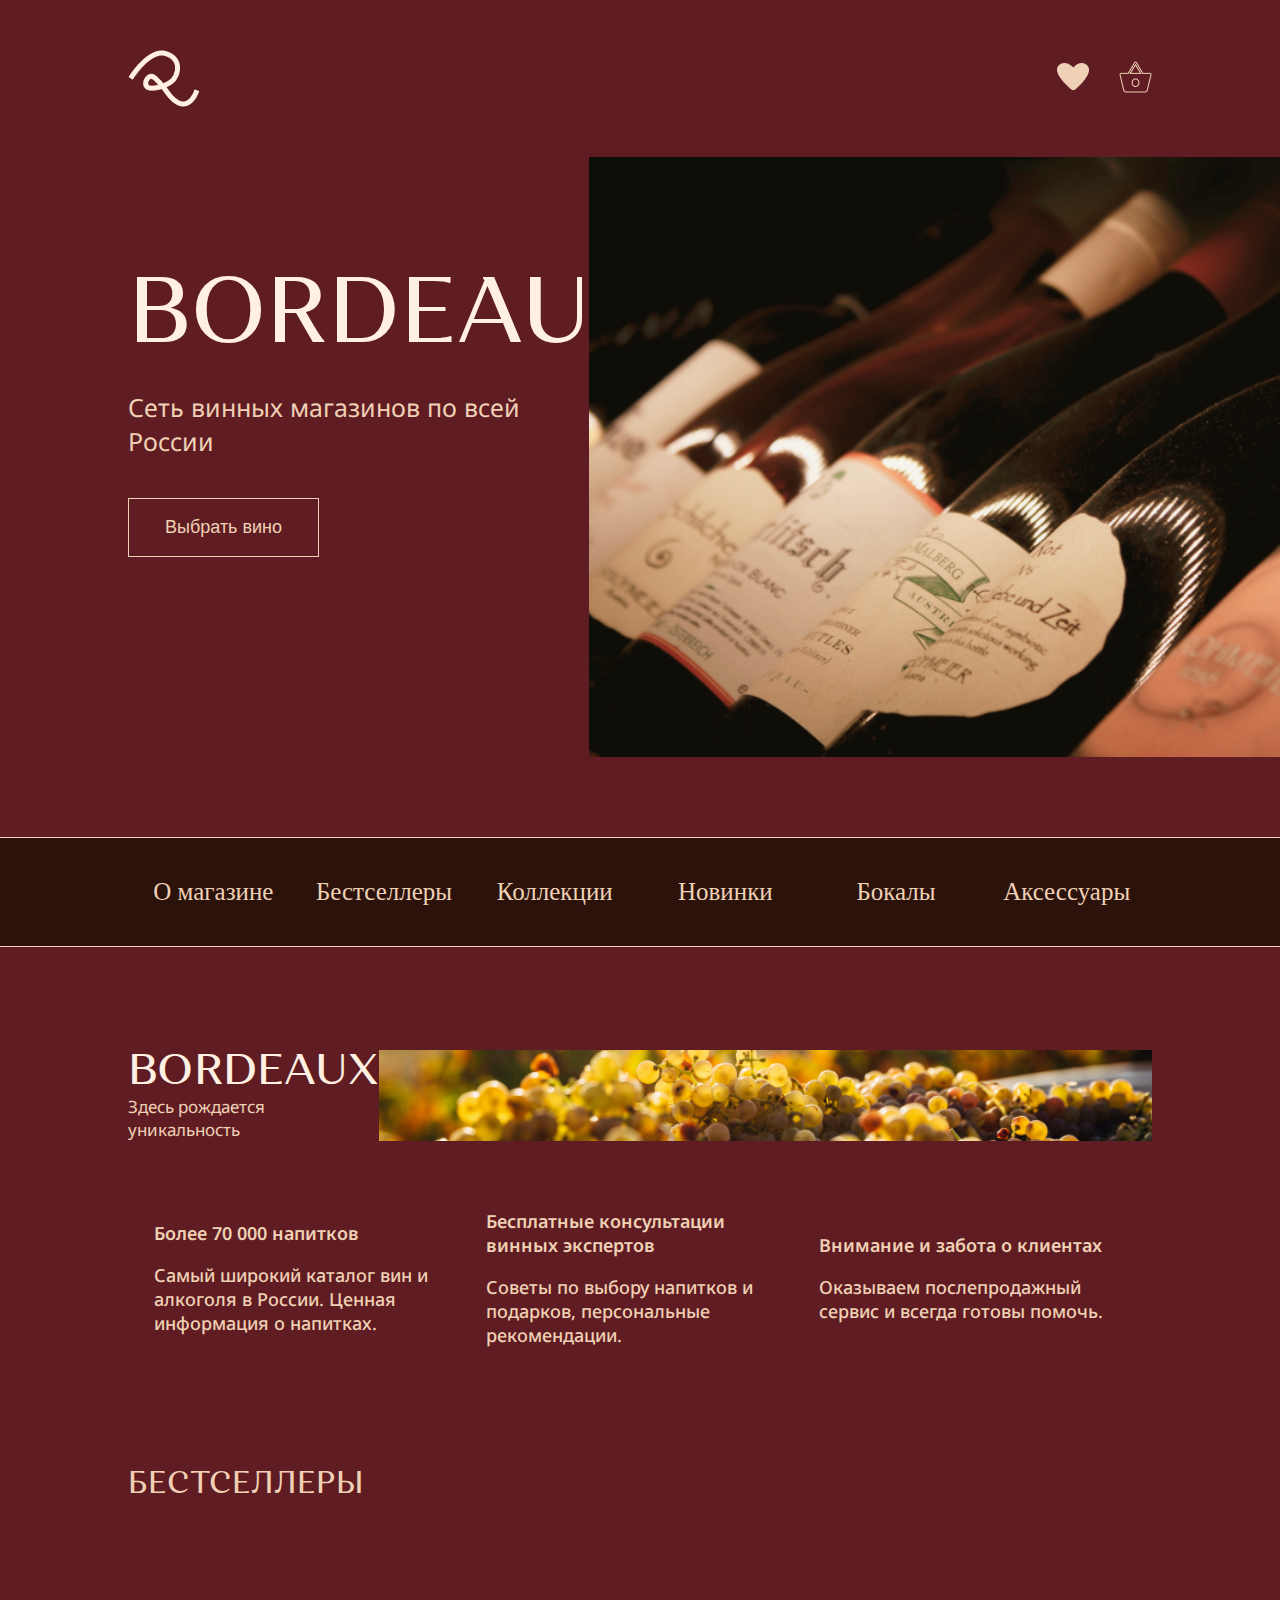
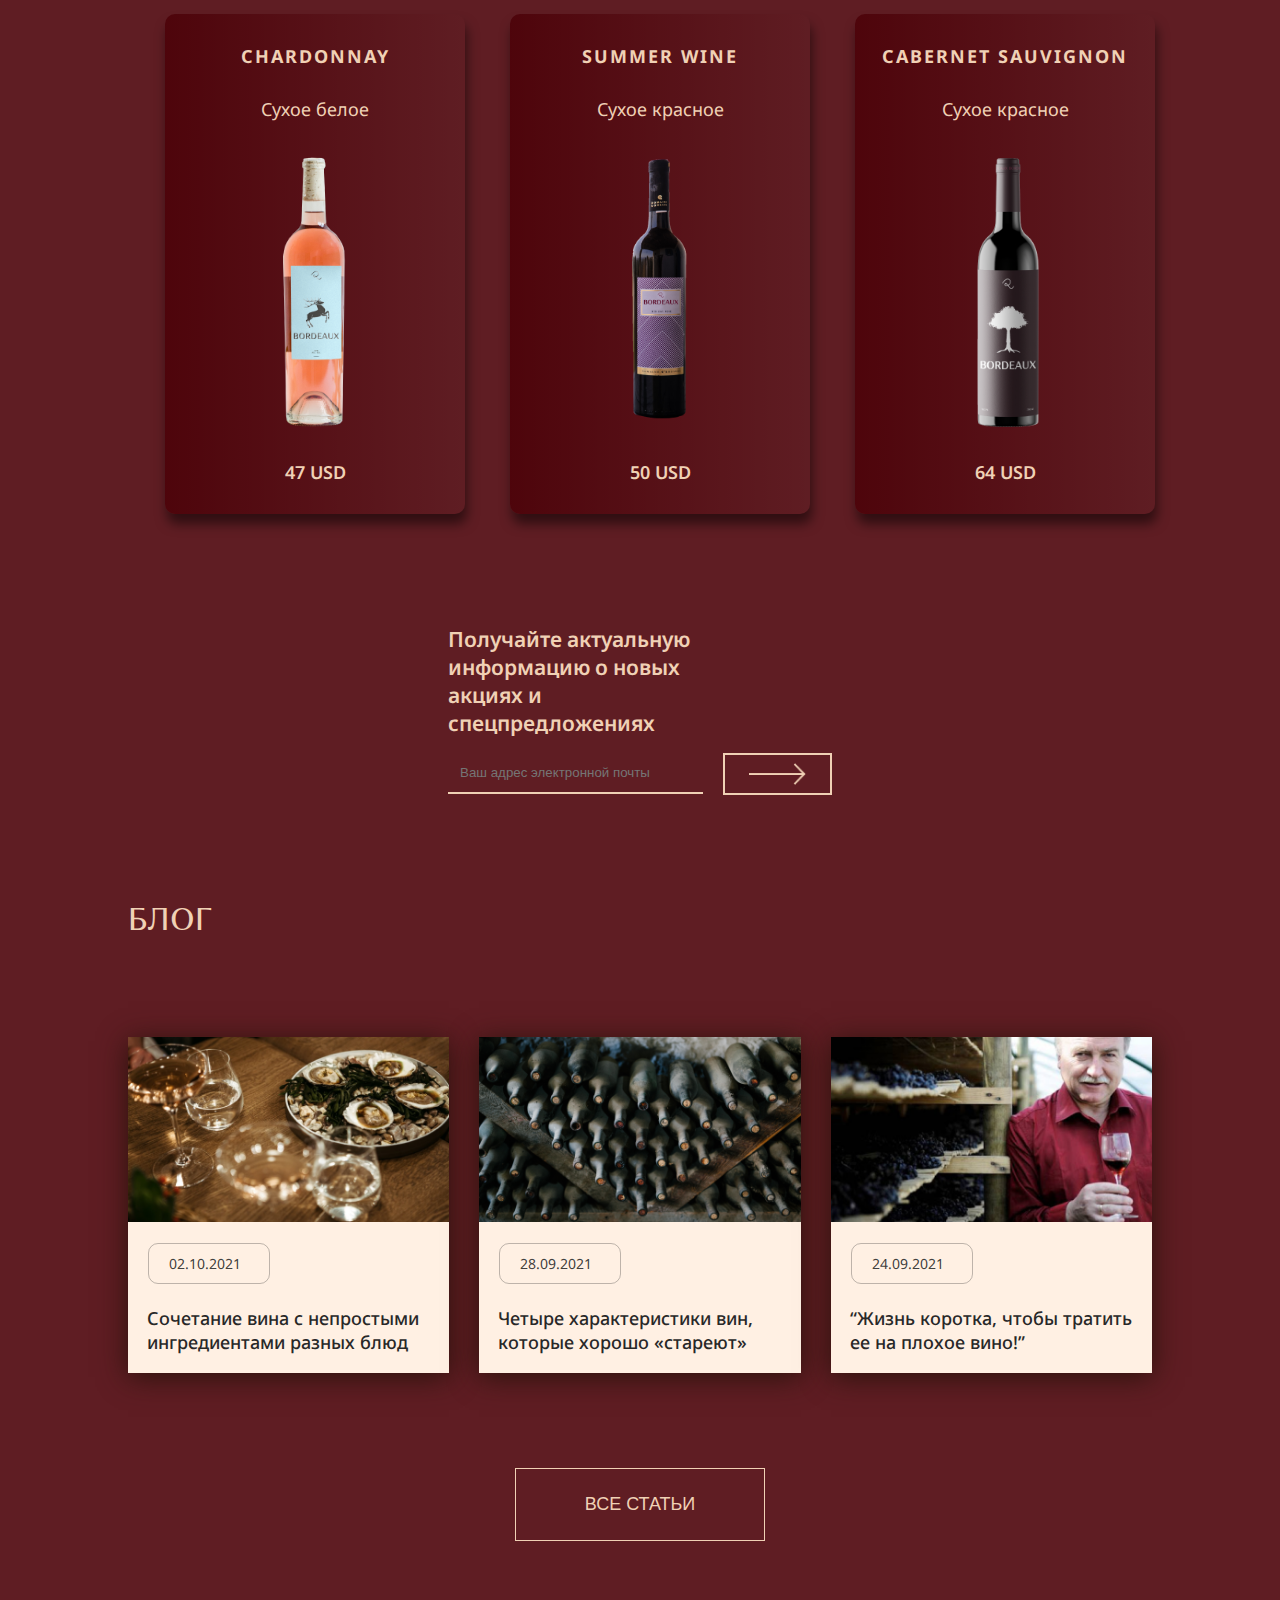
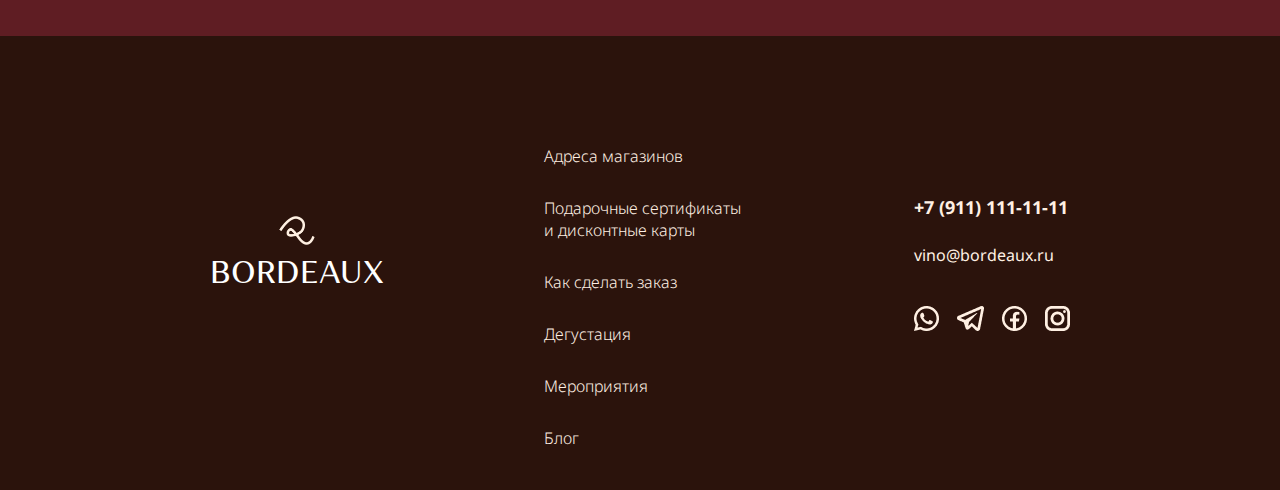
<file: index.html>
<!DOCTYPE html>
<html lang="en">
<head>
	<meta charset="UTF-8">
	<meta http-equiv="X-UA-Compatible" content="IE=edge">
	<meta name="viewport" content="width=device-width, initial-scale=1.0">
	<link rel="stylesheet" href="Style/main.css"/>
	<link rel="icon" href="Images/dev.png">
	<title>Bordeaux</title>
</head>
<body>
	<div class="page">
		<header class="header">
			<div class="header_top">
				<img src="Images/Vector1.png" alt="Logo">
					<div class="header_top_right">
						<a href="https://go.chagashop.ru/chaga/about" target="_blank" title="AddToFav"><img class="header_image" src="Images/Vector2.png" alt="Like"></a>
						<a href="https://chagashop.ru/" target="_blank" title="GoToCart"><img class="header_image" src="Images/Vector3.png" alt="Cart"></a>
					</div>
			</div>
			<div class="header_down">
				<div class="header_down_text">
						<h1 class="main_header">BORDEAUX</h1>
						<p class="main_text">Сеть винных магазинов по всей России</p>
						<button onclick="toChagashop()" class="main_button">Выбрать вино</button>
				</div>
				<div class="header_down_image"></div>
			</div>
			<div class="container">
				<div class="header_nav">
					<nav>
						<ul class="header_links">
							<li class="header_link">
								<a class="header__link" href="#About">O магазине</a>
							</li>
							<li class="header_link">
								<a class="header__link" href="#Slider">Бестселлеры</a>
							</li>
							<li class="header_link">
								<a class="header__link" href="#">Коллекции</a>
							</li>
							<li class="header_link">
								<a class="header__link" href="#">Новинки</a>
							</li>
							<li class="header_link">
								<a class="header__link" href="#">Бокалы</a>
							</li>
							<li class="header_link">
								<a class="header__link" href="#">Аксессуары</a>
							</li>
						</ul>
					</nav>
				</div>
			</div>	
		</header>
		<section class="About" id="About">
			<div class="about_container">
				<div class="about_up">
					<div class="about_up_left">
						<H3 class="about_header">BORDEAUX</H3>
						<p class="about_text">Здесь рождается уникальность</p>
					</div>
					<div class="about_up_right"></div>
				</div>
				<div class="about_down">
					<div class="about_down_benefits">
						<p class="benefits_strong">Более 70 000 напитков</p>
						<p class="benefits_light">Самый широкий каталог вин и алкоголя в России. Ценная информация o напитках.</p>
					</div>
					<div class="about_down_benefits">
						<p class="benefits_strong">Бесплатные консультации винных экспертов</p>
						<p class="benefits_light">Советы по выбору напитков и подарков, персональные рекомендации.</p>
					</div>
					<div class="about_down_benefits">
						<p class="benefits_strong">Внимание и забота o клиентах</p>
						<p class="benefits_light">Оказываем послепродажный сервис и всегда готовы помочь.</p>
					</div>
				</div>
			</div>
		</section>
		<section class="Slider" id="Slider">
			<div class="slider_container">
					<h3 class="slider_header">БЕСТСЕЛЛЕРЫ</h3>
					<div class="slider_cards">
						<ul class="slider_list">
						<li class="slider_card">
						<div class="card_container">
							<p class="card_name">CHARDONNAY</p>
							<p class="card_type">Cухое белое</p>
							<img class="card_pic" src="Images/bs-3.png">
							<div class="card_details">
							<p class="card_price">47 USD</p>
							</div>
						</div>
					<li class="slider_card">
						<div class="card_container">
							<p class="card_name">SUMMER WINE</p>
							<p class="card_type">Cухое красное</p>
							<img class="card_pic" src="Images/bs-1.png">
							<div class="card_details">
							<p class="card_price">50 USD</p>
							</div>
						</div>
				<li class="slider_card">
						<div class="card_container">
							<p class="card_name">CABERNET SAUVIGNON</p>
							<p class="card_type">Cухое красное</p>
							<img class="card_pic" src="Images/bs-2.png">
							<div class="card_details">
							<p class="card_price">64 USD</p>
							</div>
						</div>
				</div>
		</div>
		</section>
		<section class="Sub" id="Sub">
			<div class="form_container">
				<form action="#">
					<div class="text_container">
						<p class="text_container_strong">Получайте актуальную информацию о новых акциях и спецпредложениях</p>
					</div>
					<div class="input_container">	
						<input type="text" placeholder="Ваш адрес электронной почты" name="mail">
						<input type="image" src="/Images/Vector4.png">
					</div>
				</form>
			</div>
		</section>
		<section class="Blog">
			<div class="blog_container">
				<h3 class="blog_header">блог</h3>
				<div class="blog_card_container">
					<div class="card_wrapper">
						<div class="card_image">
							<img class="image" src="/Images/blog-img1.png" alt="Blog Image 1">
						</div>
						<div class="card_text">
							<p class="card_text_date">02.10.2021</p>
							<p class="card_plain_text">Сочетание вина с непростыми ингредиентами разных блюд</p>
						</div>
					</div>
					<div class="card_wrapper">
						<div class="card_image">
							<img class="image" src="/Images/blog-img2.png" alt="Blog Image 2">
						</div>
						<div class="card_text">
							<p class="card_text_date">28.09.2021</p>
							<p class="card_plain_text">Четыре характеристики вин, которые хорошо «стареют»</p>
						</div>
					</div>
					<div class="card_wrapper">
						<div class="card_image">
							<img class="image" src="/Images/blog-img3.png" alt="Blog Image 3">
						</div>
						<div class="card_text">
							<p class="card_text_date">24.09.2021</p>
							<p class="card_plain_text">“Жизнь коротка, чтобы тратить ее на плохое вино!”</p>
						</div>
					</div>
				</div>
				<button class="blog_button">все статьи</button>
			</div>
		</section>

		<footer class="footer">
			<div class="footer_container">
				<div class="footer_logo-header">
					<img class="footer_logo" src="/Images/Vector1.png" alt="Logo">
					<h4 class="footer_header">Bordeaux</h4>
				</div>
				<div class="footer_nav">
					<nav>
						<ul class="footer_links">
							<li class="footer_link">
								<a class="footer__link" href="#">Адреса магазинов</a>
							</li>
							<li class="footer_link">
								<a class="footer__link" href="#">Подарочные сертификаты и дисконтные карты</a>
							</li>
							<li class="footer_link">
								<a class="footer__link" href="#">Как сделать заказ</a>
							</li>
							<li class="footer_link">
								<a class="footer__link" href="#">Дегустация</a>
							</li>
							<li class="footer_link">
								<a class="footer__link" href="#">Мероприятия</a>
							</li>
							<li class="footer_link">
								<a class="footer__link" href="#">Блог</a>
							</li>
						</ul>
					</nav>
				</div>
				<div class="footer_info">
					<p class="footer_info_number">+7&nbsp(911)&nbsp111-11-11</p>
					<p class="foooter_info_email">vino@bordeaux.ru</p>
					<div class="footer_info_social">
						<img class="footer_info_image" src="/Images/footer1.png" alt="Social Media">
						<img class="footer_info_image" src="/Images/footer2.png" alt="Social Media">
						<img class="footer_info_image" src="/Images/footer3.png" alt="Social Media">
						<img class="footer_info_image" src="/Images/footer4.png" alt="Social Media">
					</div>
				</div>
			</div>
		</footer>









	</div>
	<script type="text/javascript" src="JS/script.js"></script>
</body>
</html>
</file>
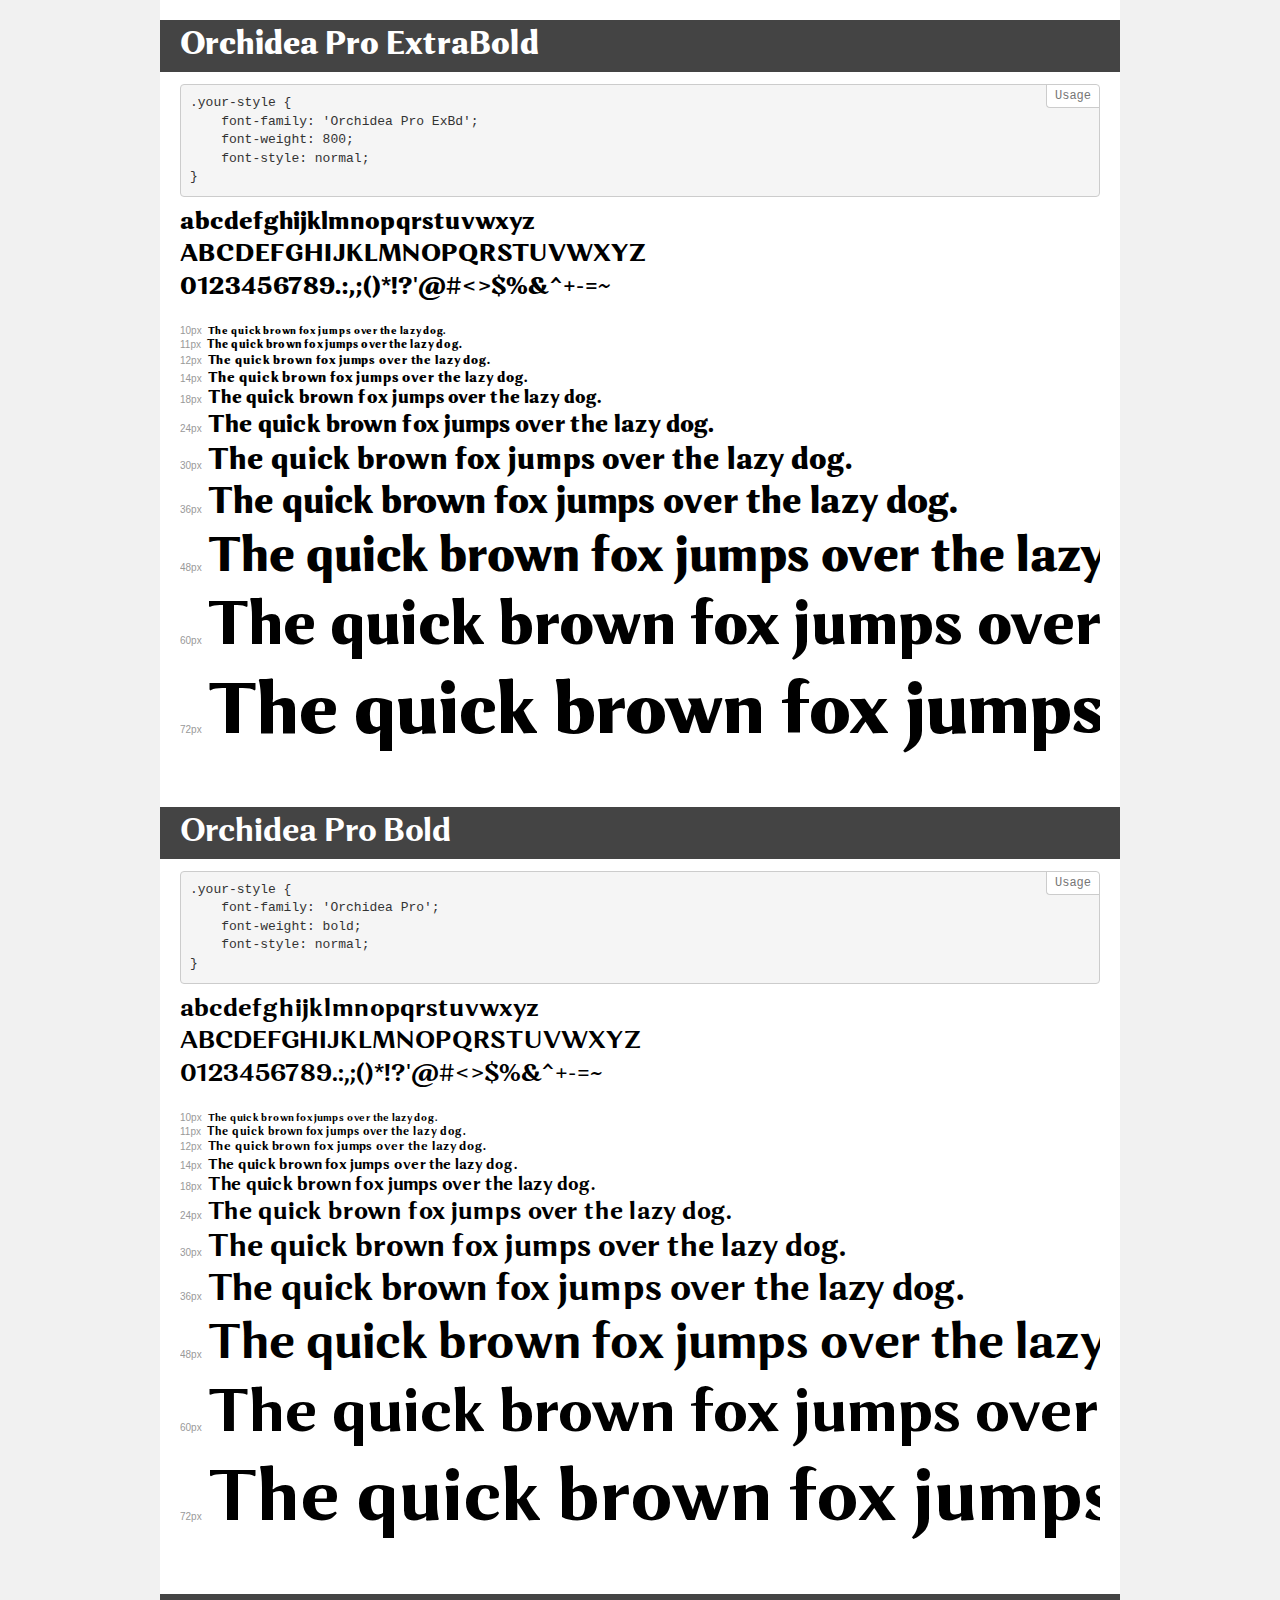
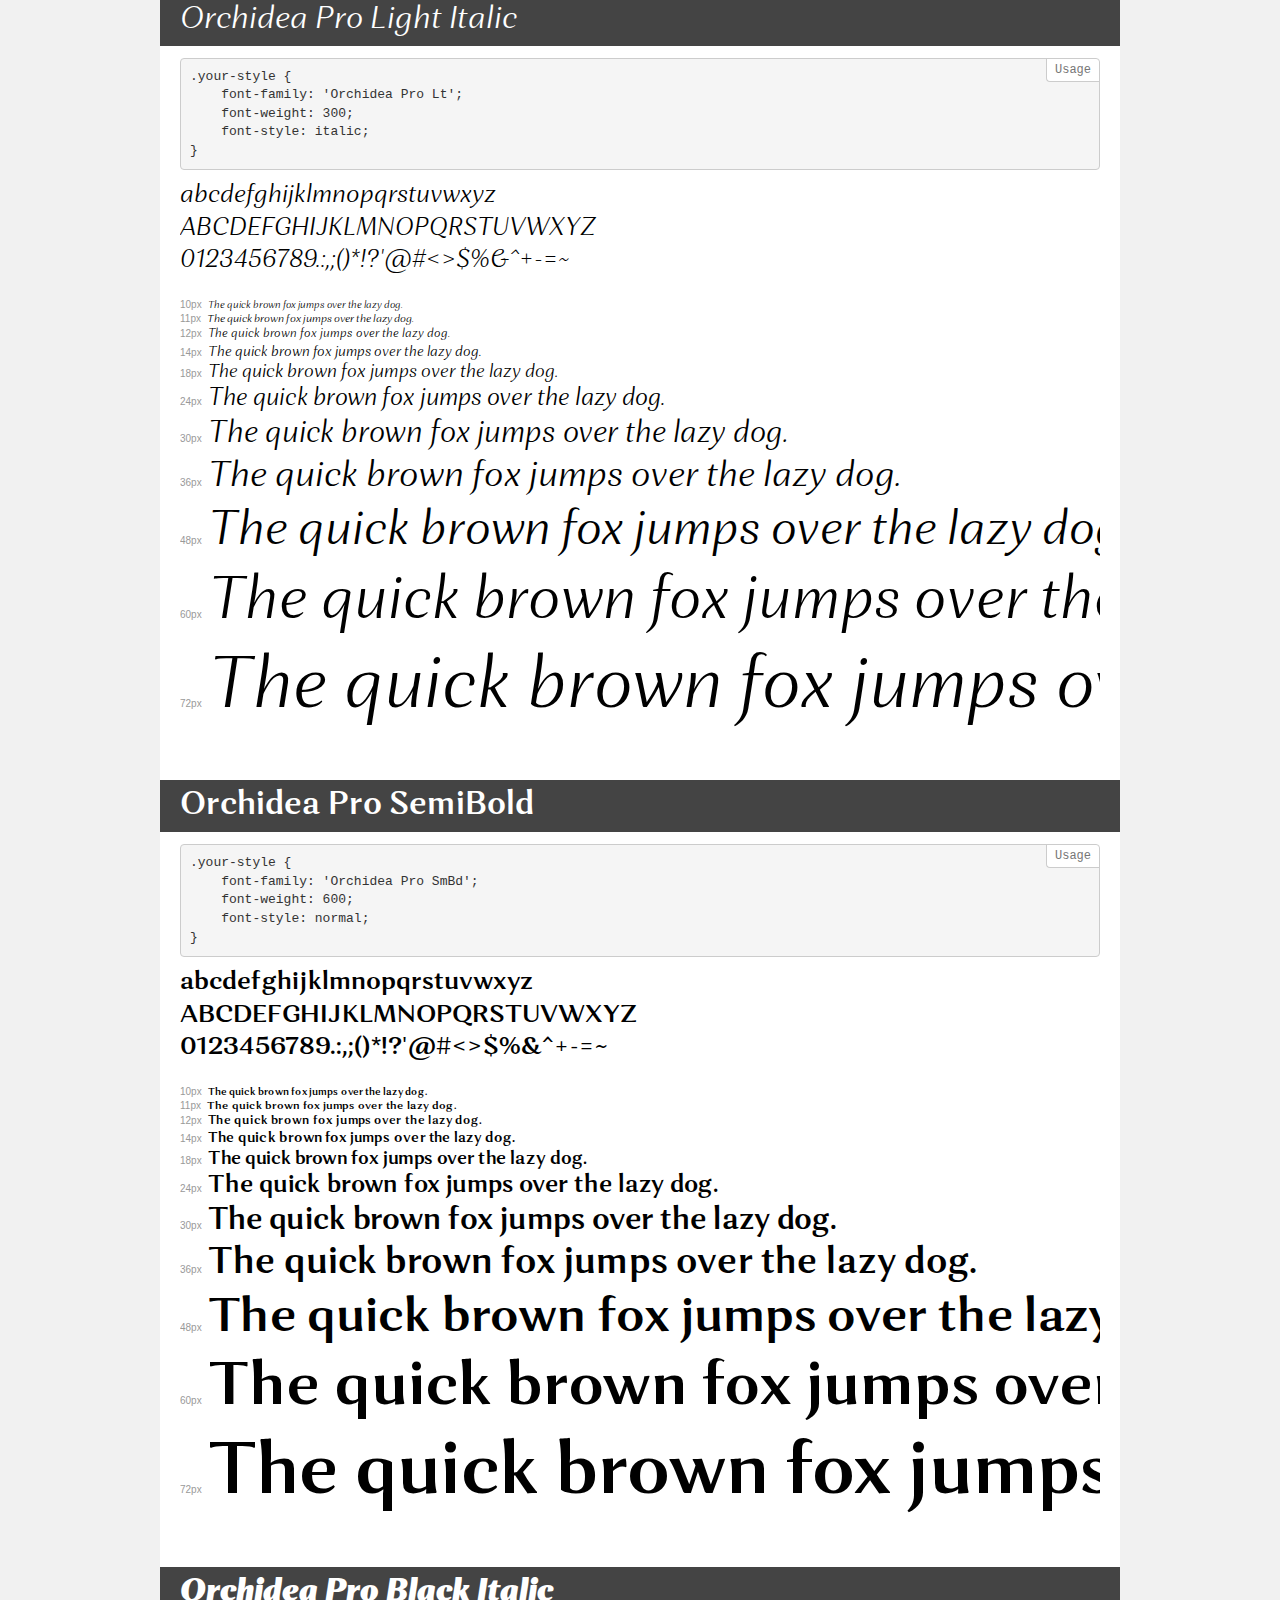
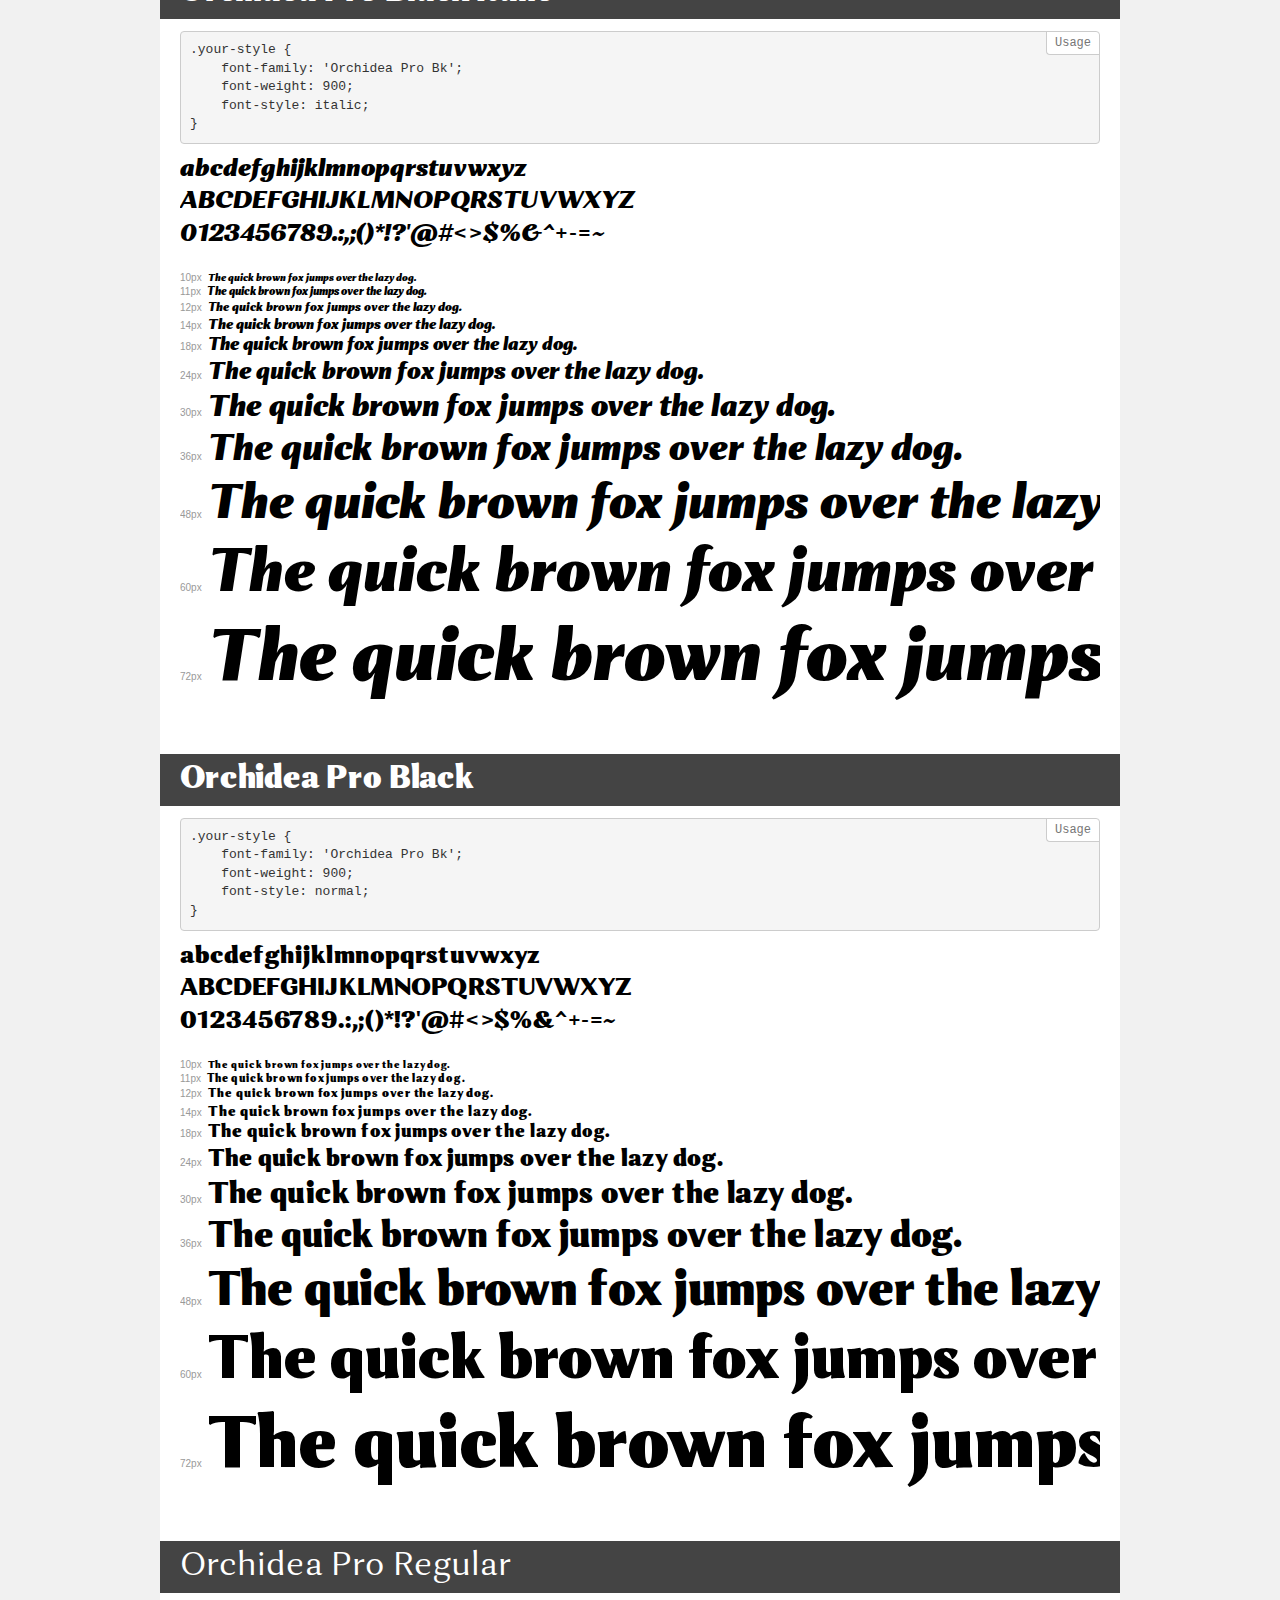
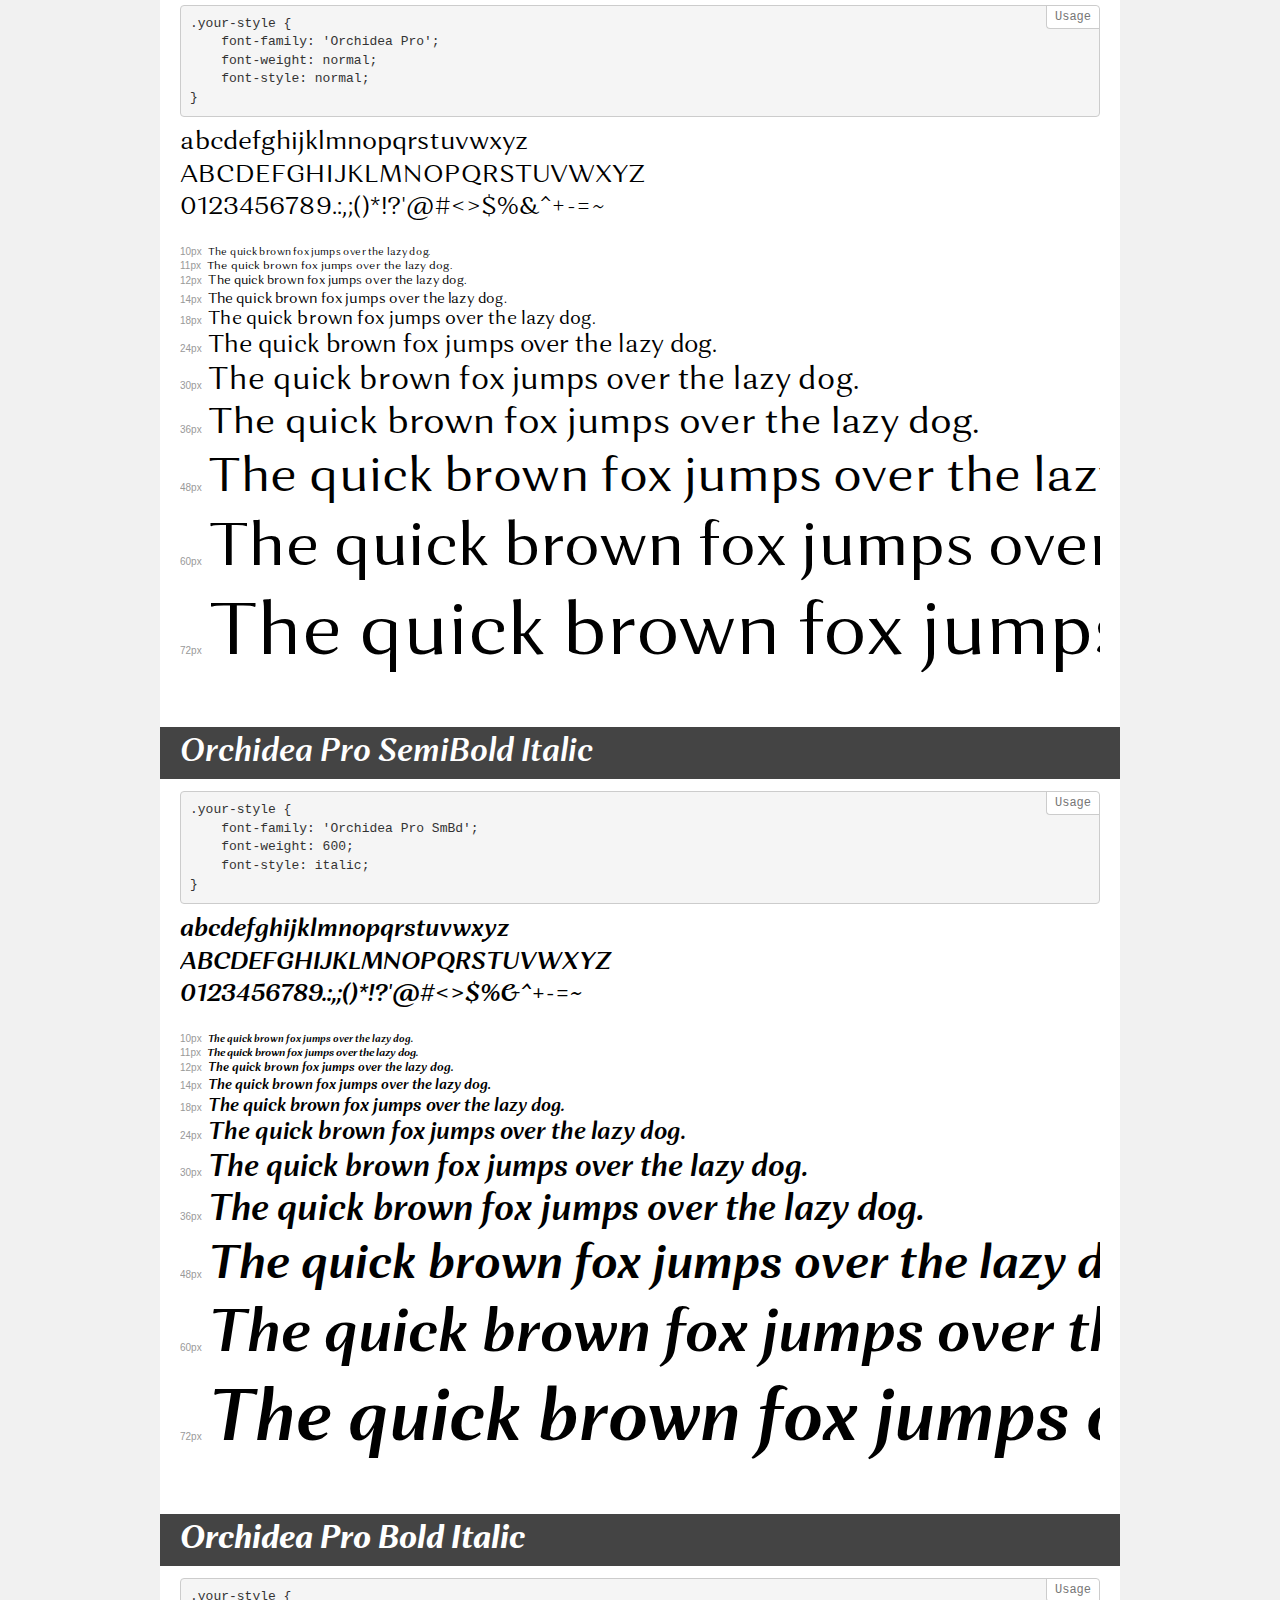
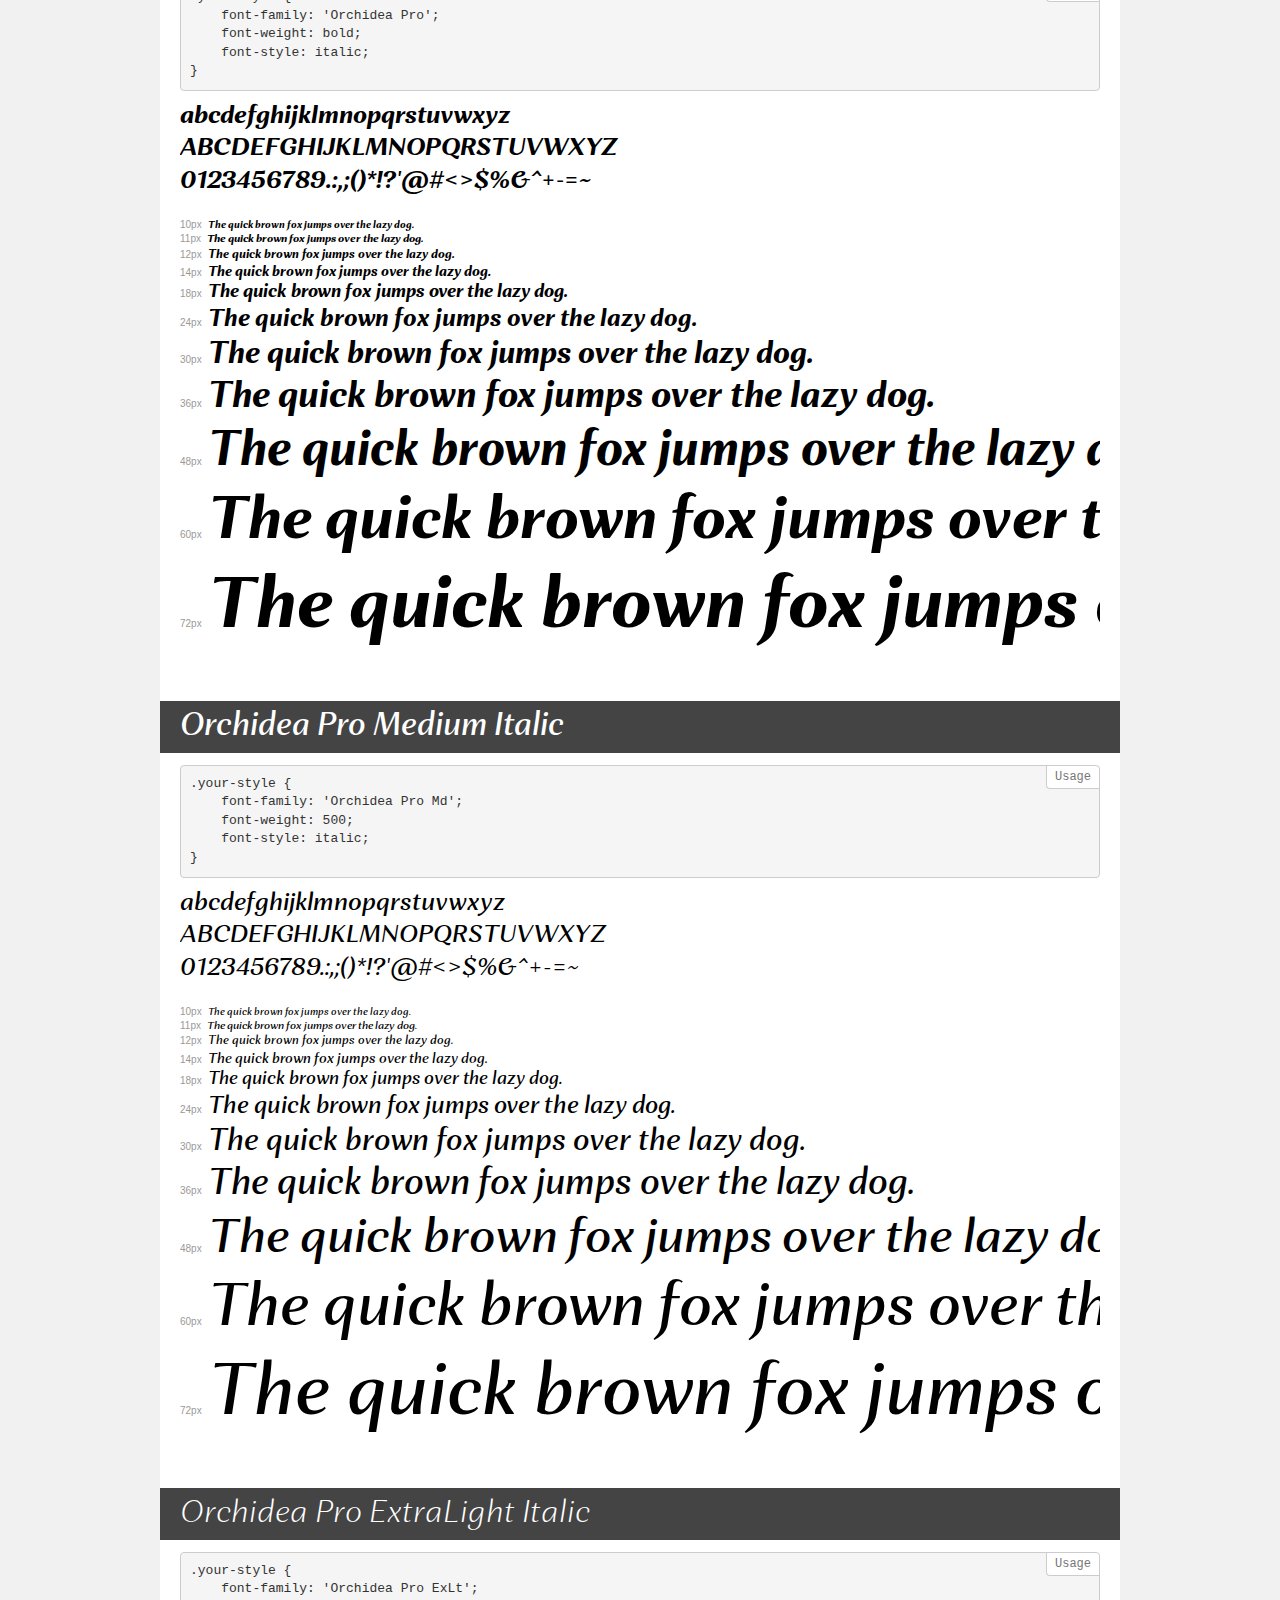
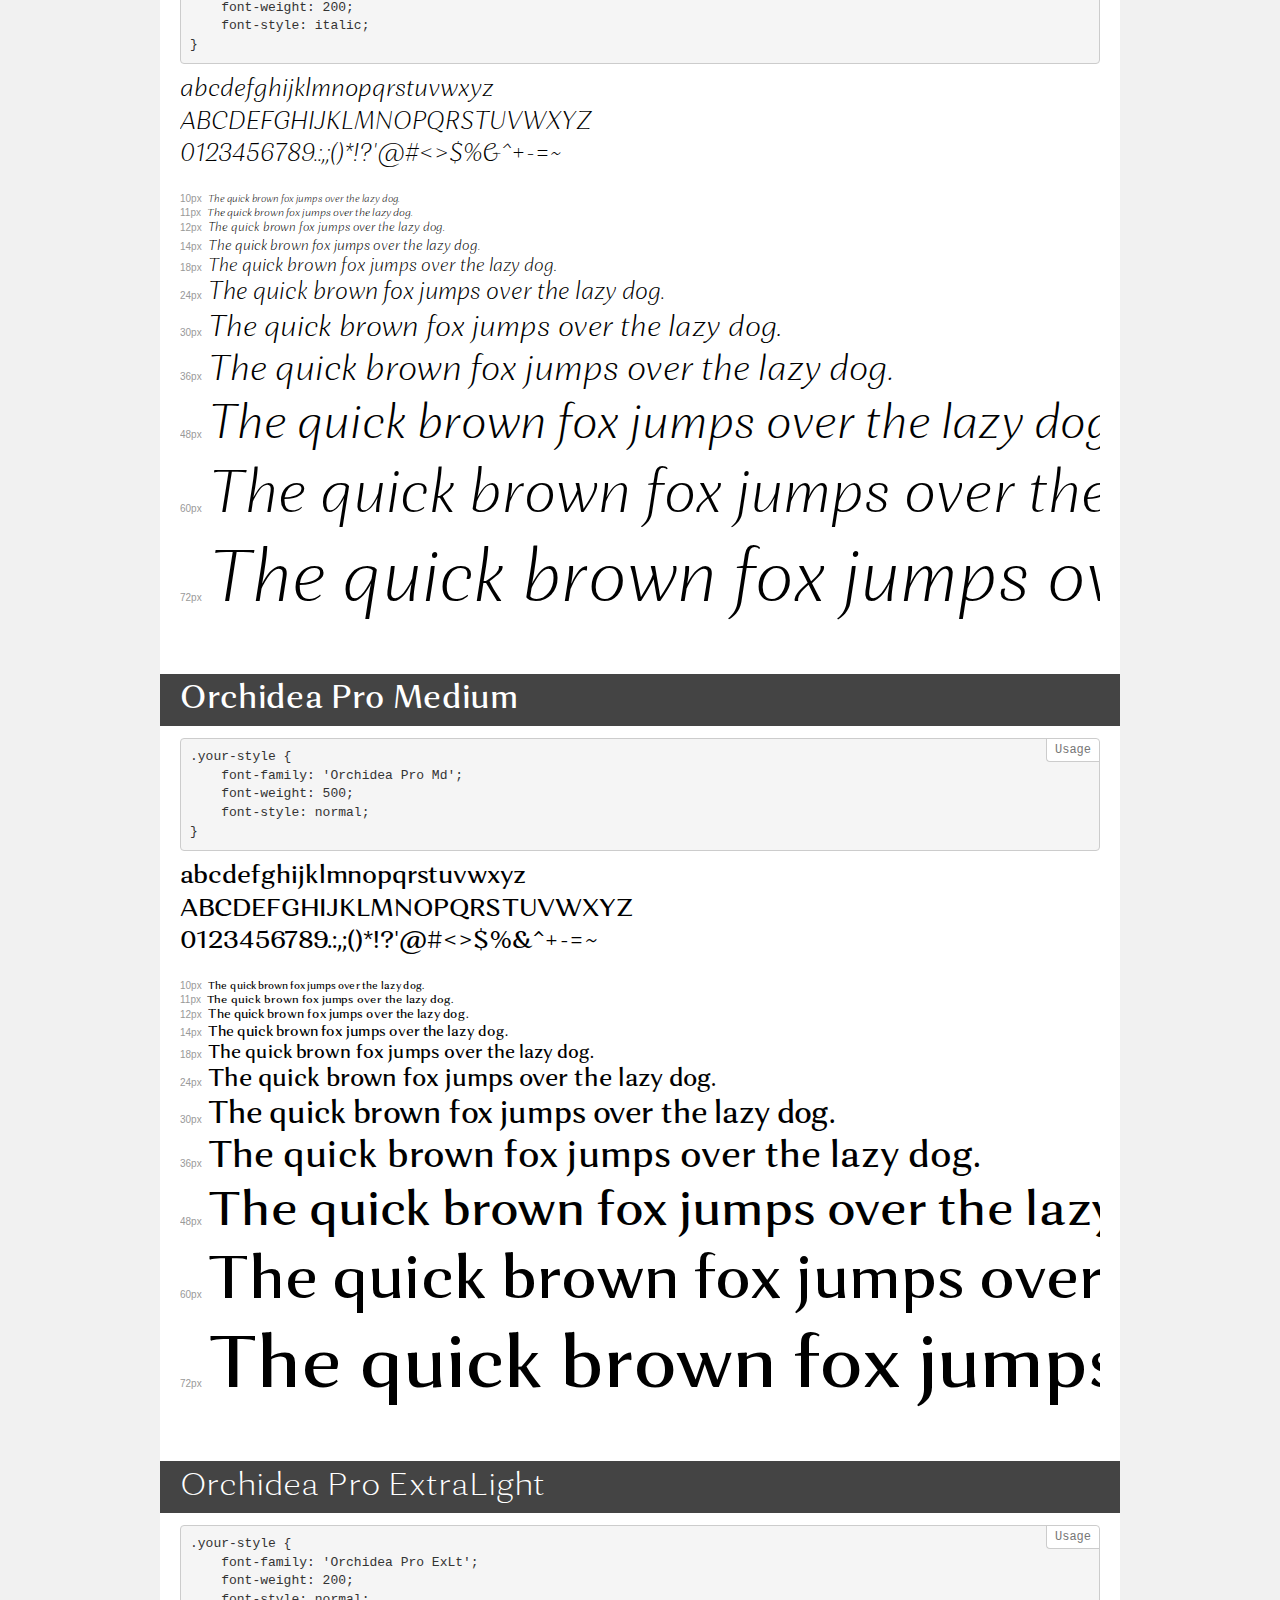
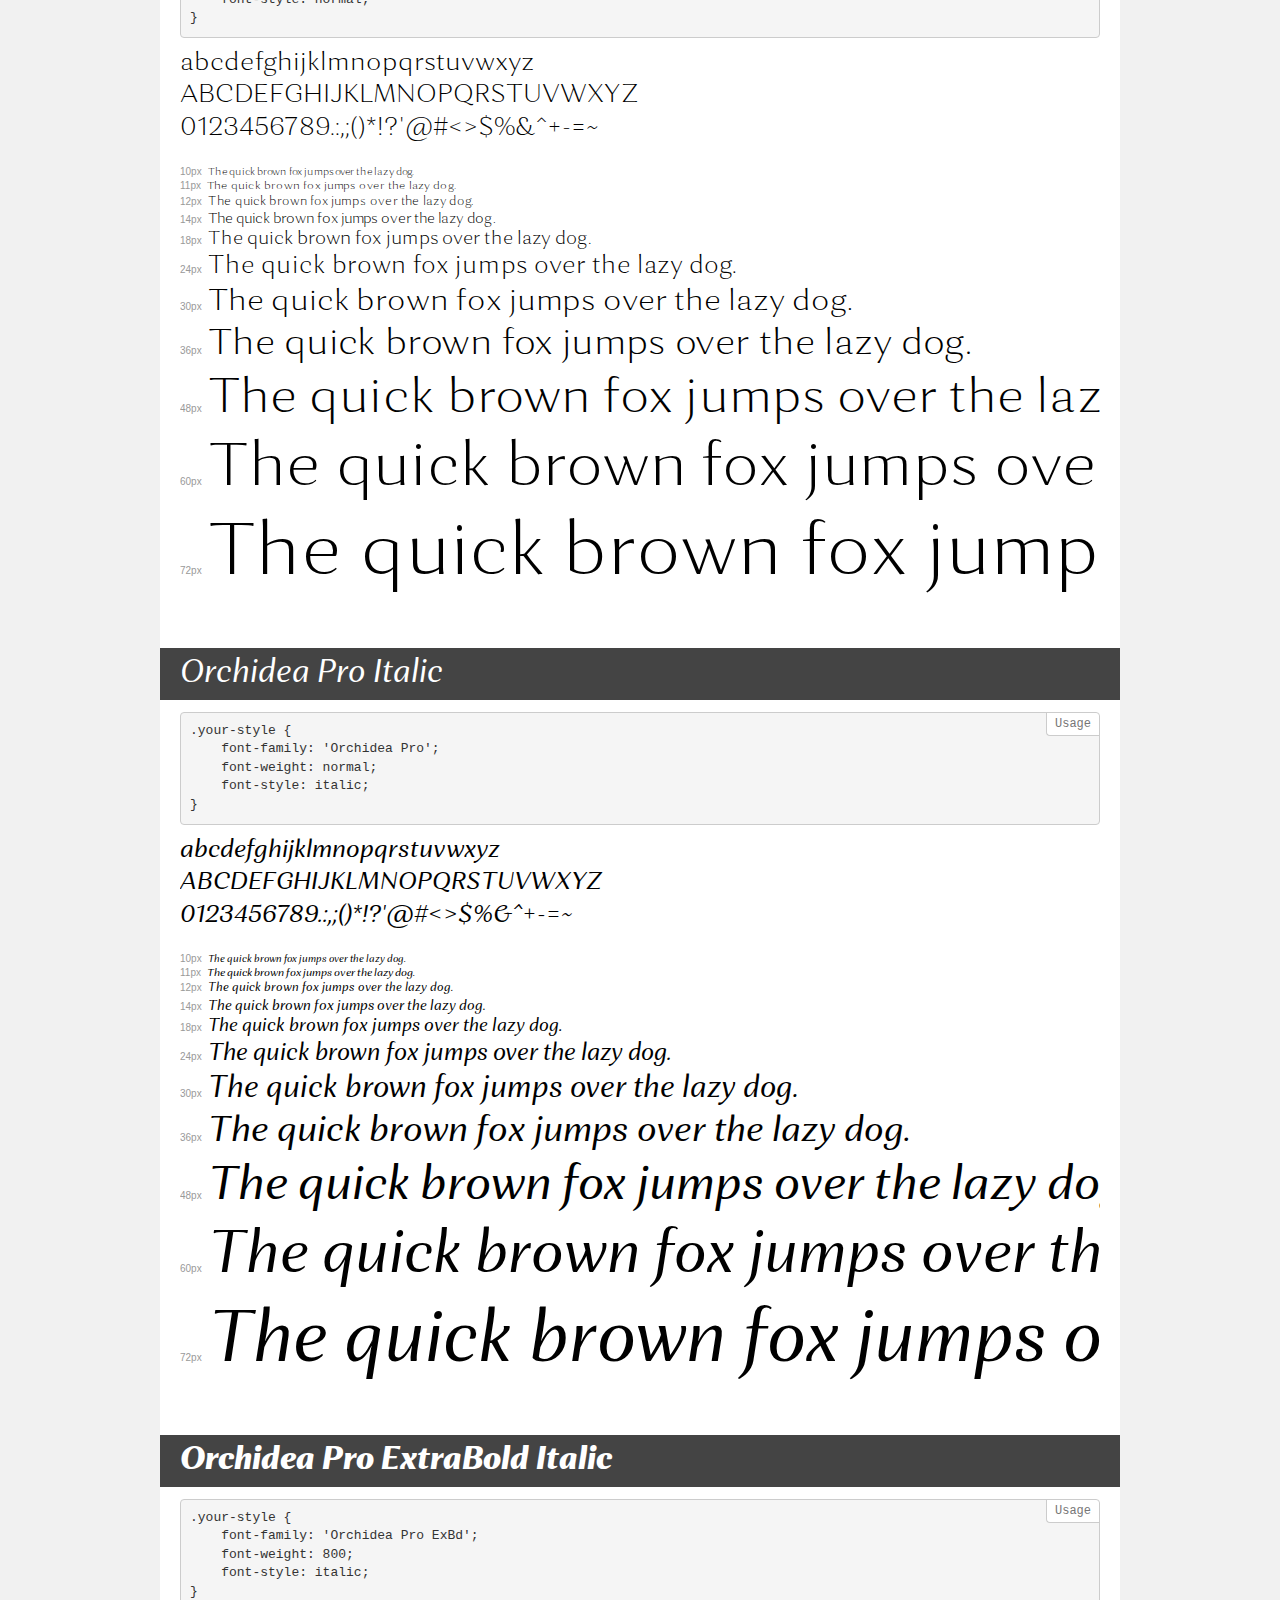
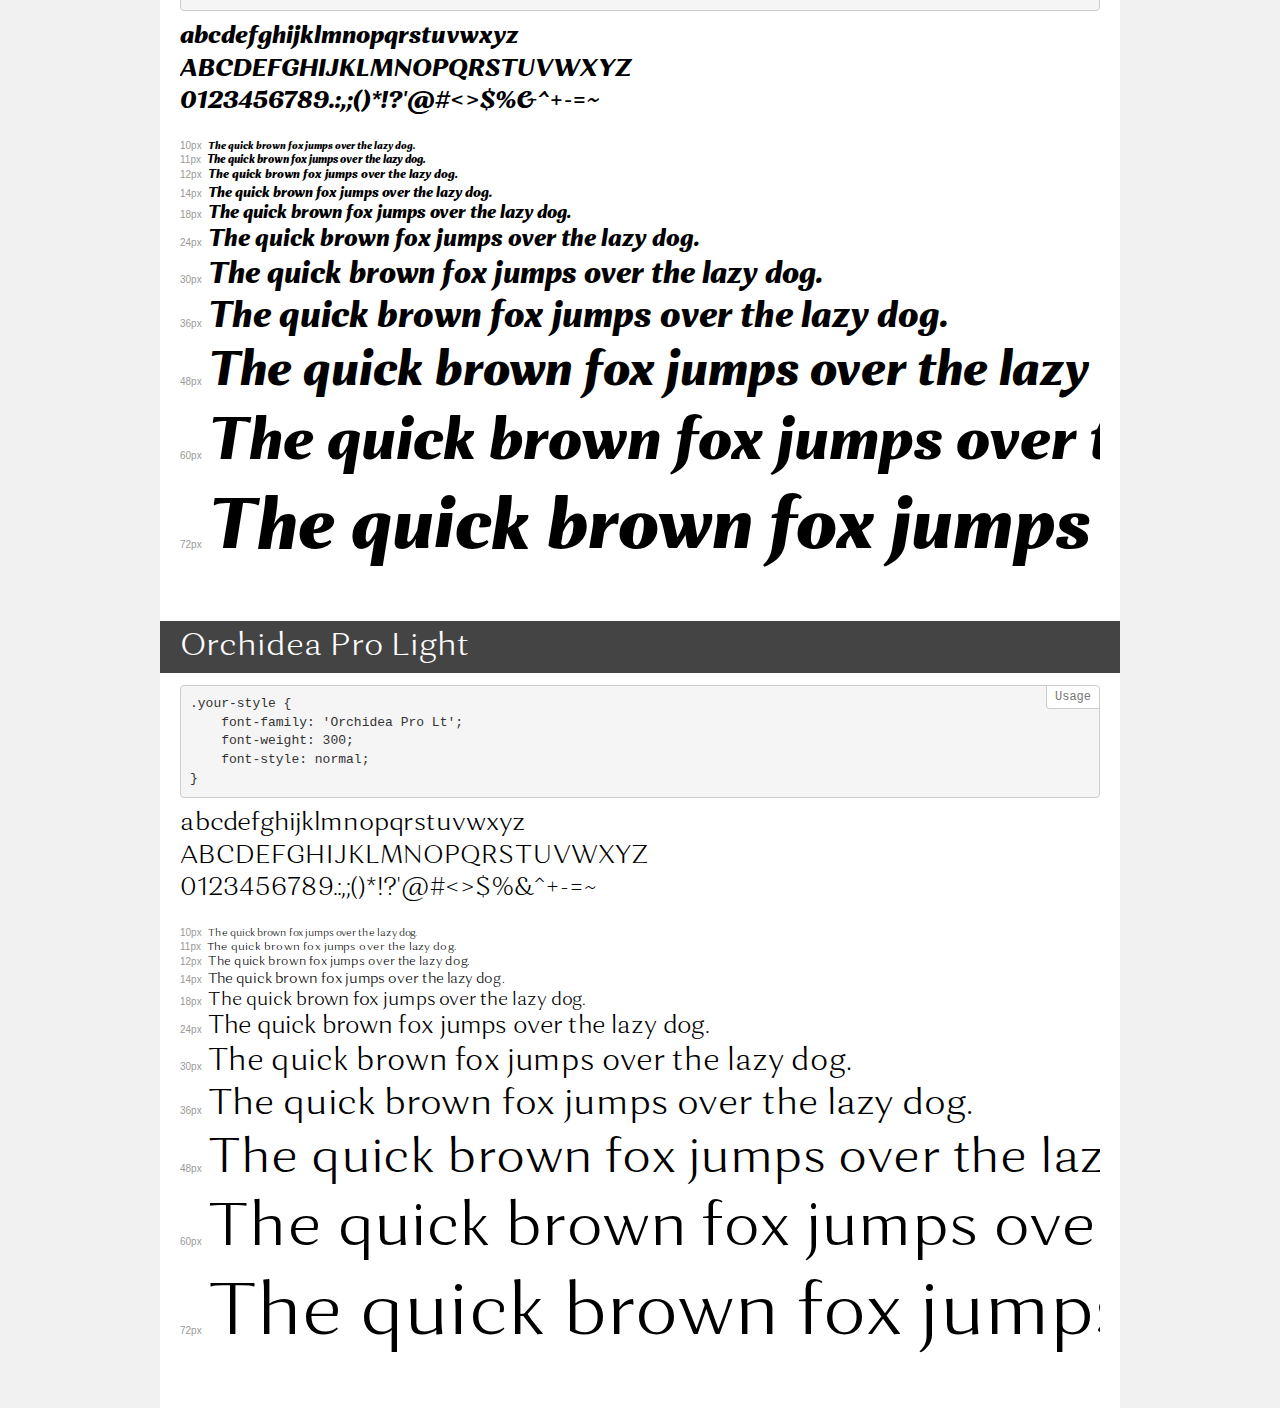
<file: font/demo.html>
<!DOCTYPE html>
<html>
<head>
    <meta charset="utf-8">
    <meta http-equiv="X-UA-Compatible" content="IE=edge">
    <meta name="viewport" content="width=device-width, initial-scale=1">
    <meta name="robots" content="noindex, noarchive">
    <meta name="format-detection" content="telephone=no">
    <title>Transfonter demo</title>
    <link href="stylesheet.css" rel="stylesheet">
    <style>
        /*
        http://meyerweb.com/eric/tools/css/reset/
        v2.0 | 20110126
        License: none (public domain)
        */
        html, body, div, span, applet, object, iframe,
        h1, h2, h3, h4, h5, h6, p, blockquote, pre,
        a, abbr, acronym, address, big, cite, code,
        del, dfn, em, img, ins, kbd, q, s, samp,
        small, strike, strong, sub, sup, tt, var,
        b, u, i, center,
        dl, dt, dd, ol, ul, li,
        fieldset, form, label, legend,
        table, caption, tbody, tfoot, thead, tr, th, td,
        article, aside, canvas, details, embed,
        figure, figcaption, footer, header, hgroup,
        menu, nav, output, ruby, section, summary,
        time, mark, audio, video {
            margin: 0;
            padding: 0;
            border: 0;
            font-size: 100%;
            font: inherit;
            vertical-align: baseline;
        }
        /* HTML5 display-role reset for older browsers */
        article, aside, details, figcaption, figure,
        footer, header, hgroup, menu, nav, section {
            display: block;
        }
        body {
            line-height: 1;
        }
        ol, ul {
            list-style: none;
        }
        blockquote, q {
            quotes: none;
        }
        blockquote:before, blockquote:after,
        q:before, q:after {
            content: '';
            content: none;
        }
        table {
            border-collapse: collapse;
            border-spacing: 0;
        }
        /* common styles */
        body {
            background: #f1f1f1;
            color: #000;
        }
        .page {
            background: #fff;
            width: 920px;
            margin: 0 auto;
            padding: 20px 20px 0 20px;
            overflow: hidden;
        }
        .font-container {
            overflow-x: auto;
            overflow-y: hidden;
            margin-bottom: 40px;
            line-height: 1.3;
            white-space: nowrap;
            padding-bottom: 5px;
        }
        h1 {
            position: relative;
            background: #444;
            font-size: 32px;
            color: #fff;
            padding: 10px 20px;
            margin: 0 -20px 12px -20px;
        }
        .letters {
            font-size: 25px;
            margin-bottom: 20px;
        }
        .s10:before {
            content: '10px';
        }
        .s11:before {
            content: '11px';
        }
        .s12:before {
            content: '12px';
        }
        .s14:before {
            content: '14px';
        }
        .s18:before {
            content: '18px';
        }
        .s24:before {
            content: '24px';
        }
        .s30:before {
            content: '30px';
        }
        .s36:before {
            content: '36px';
        }
        .s48:before {
            content: '48px';
        }
        .s60:before {
            content: '60px';
        }
        .s72:before {
            content: '72px';
        }
        .s10:before, .s11:before, .s12:before, .s14:before,
        .s18:before, .s24:before, .s30:before, .s36:before,
        .s48:before, .s60:before, .s72:before {
            font-family: Arial, sans-serif;
            font-size: 10px;
            font-weight: normal;
            font-style: normal;
            color: #999;
            padding-right: 6px;
        }
        pre {
            display: block;
            position: relative;
            padding: 9px;
            margin: 0 0 10px;
            font-family: Monaco, Menlo, Consolas, "Courier New", monospace !important;
            font-size: 13px;
            line-height: 1.428571429;
            color: #333;
            font-weight: normal !important;
            font-style: normal !important;
            background-color: #f5f5f5;
            border: 1px solid #ccc;
            overflow-x: auto;
            border-radius: 4px;
        }
        pre:after {
            display: block;
            position: absolute;
            right: 0;
            top: 0;
            content: 'Usage';
            line-height: 1;
            padding: 5px 8px;
            font-size: 12px;
            color: #767676;
            background-color: #fff;
            border: 1px solid #ccc;
            border-right: none;
            border-top: none;
            border-radius: 0 4px 0 4px;
            z-index: 10;
        }
        /* responsive */
        @media (max-width: 959px) {
            .page {
                width: auto;
                margin: 0;
            }
        }
    </style>
</head>
<body>
<div class="page">
    <div class="demo" style="font-family: 'Orchidea Pro ExBd'; font-weight: 800; font-style: normal;">
        <h1>Orchidea Pro ExtraBold</h1>
        <pre>.your-style {
    font-family: 'Orchidea Pro ExBd';
    font-weight: 800;
    font-style: normal;
}</pre>
        <div class="font-container">
            <p class="letters">
                abcdefghijklmnopqrstuvwxyz<br>
ABCDEFGHIJKLMNOPQRSTUVWXYZ<br>
                0123456789.:,;()*!?'@#<>$%&^+-=~
            </p>
            <p class="s10" style="font-size: 10px;">The quick brown fox jumps over the lazy dog.</p>
            <p class="s11" style="font-size: 11px;">The quick brown fox jumps over the lazy dog.</p>
            <p class="s12" style="font-size: 12px;">The quick brown fox jumps over the lazy dog.</p>
            <p class="s14" style="font-size: 14px;">The quick brown fox jumps over the lazy dog.</p>
            <p class="s18" style="font-size: 18px;">The quick brown fox jumps over the lazy dog.</p>
            <p class="s24" style="font-size: 24px;">The quick brown fox jumps over the lazy dog.</p>
            <p class="s30" style="font-size: 30px;">The quick brown fox jumps over the lazy dog.</p>
            <p class="s36" style="font-size: 36px;">The quick brown fox jumps over the lazy dog.</p>
            <p class="s48" style="font-size: 48px;">The quick brown fox jumps over the lazy dog.</p>
            <p class="s60" style="font-size: 60px;">The quick brown fox jumps over the lazy dog.</p>
            <p class="s72" style="font-size: 72px;">The quick brown fox jumps over the lazy dog.</p>
        </div>
    </div>
    <div class="demo" style="font-family: 'Orchidea Pro'; font-weight: bold; font-style: normal;">
        <h1>Orchidea Pro Bold</h1>
        <pre>.your-style {
    font-family: 'Orchidea Pro';
    font-weight: bold;
    font-style: normal;
}</pre>
        <div class="font-container">
            <p class="letters">
                abcdefghijklmnopqrstuvwxyz<br>
ABCDEFGHIJKLMNOPQRSTUVWXYZ<br>
                0123456789.:,;()*!?'@#<>$%&^+-=~
            </p>
            <p class="s10" style="font-size: 10px;">The quick brown fox jumps over the lazy dog.</p>
            <p class="s11" style="font-size: 11px;">The quick brown fox jumps over the lazy dog.</p>
            <p class="s12" style="font-size: 12px;">The quick brown fox jumps over the lazy dog.</p>
            <p class="s14" style="font-size: 14px;">The quick brown fox jumps over the lazy dog.</p>
            <p class="s18" style="font-size: 18px;">The quick brown fox jumps over the lazy dog.</p>
            <p class="s24" style="font-size: 24px;">The quick brown fox jumps over the lazy dog.</p>
            <p class="s30" style="font-size: 30px;">The quick brown fox jumps over the lazy dog.</p>
            <p class="s36" style="font-size: 36px;">The quick brown fox jumps over the lazy dog.</p>
            <p class="s48" style="font-size: 48px;">The quick brown fox jumps over the lazy dog.</p>
            <p class="s60" style="font-size: 60px;">The quick brown fox jumps over the lazy dog.</p>
            <p class="s72" style="font-size: 72px;">The quick brown fox jumps over the lazy dog.</p>
        </div>
    </div>
    <div class="demo" style="font-family: 'Orchidea Pro Lt'; font-weight: 300; font-style: italic;">
        <h1>Orchidea Pro Light Italic</h1>
        <pre>.your-style {
    font-family: 'Orchidea Pro Lt';
    font-weight: 300;
    font-style: italic;
}</pre>
        <div class="font-container">
            <p class="letters">
                abcdefghijklmnopqrstuvwxyz<br>
ABCDEFGHIJKLMNOPQRSTUVWXYZ<br>
                0123456789.:,;()*!?'@#<>$%&^+-=~
            </p>
            <p class="s10" style="font-size: 10px;">The quick brown fox jumps over the lazy dog.</p>
            <p class="s11" style="font-size: 11px;">The quick brown fox jumps over the lazy dog.</p>
            <p class="s12" style="font-size: 12px;">The quick brown fox jumps over the lazy dog.</p>
            <p class="s14" style="font-size: 14px;">The quick brown fox jumps over the lazy dog.</p>
            <p class="s18" style="font-size: 18px;">The quick brown fox jumps over the lazy dog.</p>
            <p class="s24" style="font-size: 24px;">The quick brown fox jumps over the lazy dog.</p>
            <p class="s30" style="font-size: 30px;">The quick brown fox jumps over the lazy dog.</p>
            <p class="s36" style="font-size: 36px;">The quick brown fox jumps over the lazy dog.</p>
            <p class="s48" style="font-size: 48px;">The quick brown fox jumps over the lazy dog.</p>
            <p class="s60" style="font-size: 60px;">The quick brown fox jumps over the lazy dog.</p>
            <p class="s72" style="font-size: 72px;">The quick brown fox jumps over the lazy dog.</p>
        </div>
    </div>
    <div class="demo" style="font-family: 'Orchidea Pro SmBd'; font-weight: 600; font-style: normal;">
        <h1>Orchidea Pro SemiBold</h1>
        <pre>.your-style {
    font-family: 'Orchidea Pro SmBd';
    font-weight: 600;
    font-style: normal;
}</pre>
        <div class="font-container">
            <p class="letters">
                abcdefghijklmnopqrstuvwxyz<br>
ABCDEFGHIJKLMNOPQRSTUVWXYZ<br>
                0123456789.:,;()*!?'@#<>$%&^+-=~
            </p>
            <p class="s10" style="font-size: 10px;">The quick brown fox jumps over the lazy dog.</p>
            <p class="s11" style="font-size: 11px;">The quick brown fox jumps over the lazy dog.</p>
            <p class="s12" style="font-size: 12px;">The quick brown fox jumps over the lazy dog.</p>
            <p class="s14" style="font-size: 14px;">The quick brown fox jumps over the lazy dog.</p>
            <p class="s18" style="font-size: 18px;">The quick brown fox jumps over the lazy dog.</p>
            <p class="s24" style="font-size: 24px;">The quick brown fox jumps over the lazy dog.</p>
            <p class="s30" style="font-size: 30px;">The quick brown fox jumps over the lazy dog.</p>
            <p class="s36" style="font-size: 36px;">The quick brown fox jumps over the lazy dog.</p>
            <p class="s48" style="font-size: 48px;">The quick brown fox jumps over the lazy dog.</p>
            <p class="s60" style="font-size: 60px;">The quick brown fox jumps over the lazy dog.</p>
            <p class="s72" style="font-size: 72px;">The quick brown fox jumps over the lazy dog.</p>
        </div>
    </div>
    <div class="demo" style="font-family: 'Orchidea Pro Bk'; font-weight: 900; font-style: italic;">
        <h1>Orchidea Pro Black Italic</h1>
        <pre>.your-style {
    font-family: 'Orchidea Pro Bk';
    font-weight: 900;
    font-style: italic;
}</pre>
        <div class="font-container">
            <p class="letters">
                abcdefghijklmnopqrstuvwxyz<br>
ABCDEFGHIJKLMNOPQRSTUVWXYZ<br>
                0123456789.:,;()*!?'@#<>$%&^+-=~
            </p>
            <p class="s10" style="font-size: 10px;">The quick brown fox jumps over the lazy dog.</p>
            <p class="s11" style="font-size: 11px;">The quick brown fox jumps over the lazy dog.</p>
            <p class="s12" style="font-size: 12px;">The quick brown fox jumps over the lazy dog.</p>
            <p class="s14" style="font-size: 14px;">The quick brown fox jumps over the lazy dog.</p>
            <p class="s18" style="font-size: 18px;">The quick brown fox jumps over the lazy dog.</p>
            <p class="s24" style="font-size: 24px;">The quick brown fox jumps over the lazy dog.</p>
            <p class="s30" style="font-size: 30px;">The quick brown fox jumps over the lazy dog.</p>
            <p class="s36" style="font-size: 36px;">The quick brown fox jumps over the lazy dog.</p>
            <p class="s48" style="font-size: 48px;">The quick brown fox jumps over the lazy dog.</p>
            <p class="s60" style="font-size: 60px;">The quick brown fox jumps over the lazy dog.</p>
            <p class="s72" style="font-size: 72px;">The quick brown fox jumps over the lazy dog.</p>
        </div>
    </div>
    <div class="demo" style="font-family: 'Orchidea Pro Bk'; font-weight: 900; font-style: normal;">
        <h1>Orchidea Pro Black</h1>
        <pre>.your-style {
    font-family: 'Orchidea Pro Bk';
    font-weight: 900;
    font-style: normal;
}</pre>
        <div class="font-container">
            <p class="letters">
                abcdefghijklmnopqrstuvwxyz<br>
ABCDEFGHIJKLMNOPQRSTUVWXYZ<br>
                0123456789.:,;()*!?'@#<>$%&^+-=~
            </p>
            <p class="s10" style="font-size: 10px;">The quick brown fox jumps over the lazy dog.</p>
            <p class="s11" style="font-size: 11px;">The quick brown fox jumps over the lazy dog.</p>
            <p class="s12" style="font-size: 12px;">The quick brown fox jumps over the lazy dog.</p>
            <p class="s14" style="font-size: 14px;">The quick brown fox jumps over the lazy dog.</p>
            <p class="s18" style="font-size: 18px;">The quick brown fox jumps over the lazy dog.</p>
            <p class="s24" style="font-size: 24px;">The quick brown fox jumps over the lazy dog.</p>
            <p class="s30" style="font-size: 30px;">The quick brown fox jumps over the lazy dog.</p>
            <p class="s36" style="font-size: 36px;">The quick brown fox jumps over the lazy dog.</p>
            <p class="s48" style="font-size: 48px;">The quick brown fox jumps over the lazy dog.</p>
            <p class="s60" style="font-size: 60px;">The quick brown fox jumps over the lazy dog.</p>
            <p class="s72" style="font-size: 72px;">The quick brown fox jumps over the lazy dog.</p>
        </div>
    </div>
    <div class="demo" style="font-family: 'Orchidea Pro'; font-weight: normal; font-style: normal;">
        <h1>Orchidea Pro Regular</h1>
        <pre>.your-style {
    font-family: 'Orchidea Pro';
    font-weight: normal;
    font-style: normal;
}</pre>
        <div class="font-container">
            <p class="letters">
                abcdefghijklmnopqrstuvwxyz<br>
ABCDEFGHIJKLMNOPQRSTUVWXYZ<br>
                0123456789.:,;()*!?'@#<>$%&^+-=~
            </p>
            <p class="s10" style="font-size: 10px;">The quick brown fox jumps over the lazy dog.</p>
            <p class="s11" style="font-size: 11px;">The quick brown fox jumps over the lazy dog.</p>
            <p class="s12" style="font-size: 12px;">The quick brown fox jumps over the lazy dog.</p>
            <p class="s14" style="font-size: 14px;">The quick brown fox jumps over the lazy dog.</p>
            <p class="s18" style="font-size: 18px;">The quick brown fox jumps over the lazy dog.</p>
            <p class="s24" style="font-size: 24px;">The quick brown fox jumps over the lazy dog.</p>
            <p class="s30" style="font-size: 30px;">The quick brown fox jumps over the lazy dog.</p>
            <p class="s36" style="font-size: 36px;">The quick brown fox jumps over the lazy dog.</p>
            <p class="s48" style="font-size: 48px;">The quick brown fox jumps over the lazy dog.</p>
            <p class="s60" style="font-size: 60px;">The quick brown fox jumps over the lazy dog.</p>
            <p class="s72" style="font-size: 72px;">The quick brown fox jumps over the lazy dog.</p>
        </div>
    </div>
    <div class="demo" style="font-family: 'Orchidea Pro SmBd'; font-weight: 600; font-style: italic;">
        <h1>Orchidea Pro SemiBold Italic</h1>
        <pre>.your-style {
    font-family: 'Orchidea Pro SmBd';
    font-weight: 600;
    font-style: italic;
}</pre>
        <div class="font-container">
            <p class="letters">
                abcdefghijklmnopqrstuvwxyz<br>
ABCDEFGHIJKLMNOPQRSTUVWXYZ<br>
                0123456789.:,;()*!?'@#<>$%&^+-=~
            </p>
            <p class="s10" style="font-size: 10px;">The quick brown fox jumps over the lazy dog.</p>
            <p class="s11" style="font-size: 11px;">The quick brown fox jumps over the lazy dog.</p>
            <p class="s12" style="font-size: 12px;">The quick brown fox jumps over the lazy dog.</p>
            <p class="s14" style="font-size: 14px;">The quick brown fox jumps over the lazy dog.</p>
            <p class="s18" style="font-size: 18px;">The quick brown fox jumps over the lazy dog.</p>
            <p class="s24" style="font-size: 24px;">The quick brown fox jumps over the lazy dog.</p>
            <p class="s30" style="font-size: 30px;">The quick brown fox jumps over the lazy dog.</p>
            <p class="s36" style="font-size: 36px;">The quick brown fox jumps over the lazy dog.</p>
            <p class="s48" style="font-size: 48px;">The quick brown fox jumps over the lazy dog.</p>
            <p class="s60" style="font-size: 60px;">The quick brown fox jumps over the lazy dog.</p>
            <p class="s72" style="font-size: 72px;">The quick brown fox jumps over the lazy dog.</p>
        </div>
    </div>
    <div class="demo" style="font-family: 'Orchidea Pro'; font-weight: bold; font-style: italic;">
        <h1>Orchidea Pro Bold Italic</h1>
        <pre>.your-style {
    font-family: 'Orchidea Pro';
    font-weight: bold;
    font-style: italic;
}</pre>
        <div class="font-container">
            <p class="letters">
                abcdefghijklmnopqrstuvwxyz<br>
ABCDEFGHIJKLMNOPQRSTUVWXYZ<br>
                0123456789.:,;()*!?'@#<>$%&^+-=~
            </p>
            <p class="s10" style="font-size: 10px;">The quick brown fox jumps over the lazy dog.</p>
            <p class="s11" style="font-size: 11px;">The quick brown fox jumps over the lazy dog.</p>
            <p class="s12" style="font-size: 12px;">The quick brown fox jumps over the lazy dog.</p>
            <p class="s14" style="font-size: 14px;">The quick brown fox jumps over the lazy dog.</p>
            <p class="s18" style="font-size: 18px;">The quick brown fox jumps over the lazy dog.</p>
            <p class="s24" style="font-size: 24px;">The quick brown fox jumps over the lazy dog.</p>
            <p class="s30" style="font-size: 30px;">The quick brown fox jumps over the lazy dog.</p>
            <p class="s36" style="font-size: 36px;">The quick brown fox jumps over the lazy dog.</p>
            <p class="s48" style="font-size: 48px;">The quick brown fox jumps over the lazy dog.</p>
            <p class="s60" style="font-size: 60px;">The quick brown fox jumps over the lazy dog.</p>
            <p class="s72" style="font-size: 72px;">The quick brown fox jumps over the lazy dog.</p>
        </div>
    </div>
    <div class="demo" style="font-family: 'Orchidea Pro Md'; font-weight: 500; font-style: italic;">
        <h1>Orchidea Pro Medium Italic</h1>
        <pre>.your-style {
    font-family: 'Orchidea Pro Md';
    font-weight: 500;
    font-style: italic;
}</pre>
        <div class="font-container">
            <p class="letters">
                abcdefghijklmnopqrstuvwxyz<br>
ABCDEFGHIJKLMNOPQRSTUVWXYZ<br>
                0123456789.:,;()*!?'@#<>$%&^+-=~
            </p>
            <p class="s10" style="font-size: 10px;">The quick brown fox jumps over the lazy dog.</p>
            <p class="s11" style="font-size: 11px;">The quick brown fox jumps over the lazy dog.</p>
            <p class="s12" style="font-size: 12px;">The quick brown fox jumps over the lazy dog.</p>
            <p class="s14" style="font-size: 14px;">The quick brown fox jumps over the lazy dog.</p>
            <p class="s18" style="font-size: 18px;">The quick brown fox jumps over the lazy dog.</p>
            <p class="s24" style="font-size: 24px;">The quick brown fox jumps over the lazy dog.</p>
            <p class="s30" style="font-size: 30px;">The quick brown fox jumps over the lazy dog.</p>
            <p class="s36" style="font-size: 36px;">The quick brown fox jumps over the lazy dog.</p>
            <p class="s48" style="font-size: 48px;">The quick brown fox jumps over the lazy dog.</p>
            <p class="s60" style="font-size: 60px;">The quick brown fox jumps over the lazy dog.</p>
            <p class="s72" style="font-size: 72px;">The quick brown fox jumps over the lazy dog.</p>
        </div>
    </div>
    <div class="demo" style="font-family: 'Orchidea Pro ExLt'; font-weight: 200; font-style: italic;">
        <h1>Orchidea Pro ExtraLight Italic</h1>
        <pre>.your-style {
    font-family: 'Orchidea Pro ExLt';
    font-weight: 200;
    font-style: italic;
}</pre>
        <div class="font-container">
            <p class="letters">
                abcdefghijklmnopqrstuvwxyz<br>
ABCDEFGHIJKLMNOPQRSTUVWXYZ<br>
                0123456789.:,;()*!?'@#<>$%&^+-=~
            </p>
            <p class="s10" style="font-size: 10px;">The quick brown fox jumps over the lazy dog.</p>
            <p class="s11" style="font-size: 11px;">The quick brown fox jumps over the lazy dog.</p>
            <p class="s12" style="font-size: 12px;">The quick brown fox jumps over the lazy dog.</p>
            <p class="s14" style="font-size: 14px;">The quick brown fox jumps over the lazy dog.</p>
            <p class="s18" style="font-size: 18px;">The quick brown fox jumps over the lazy dog.</p>
            <p class="s24" style="font-size: 24px;">The quick brown fox jumps over the lazy dog.</p>
            <p class="s30" style="font-size: 30px;">The quick brown fox jumps over the lazy dog.</p>
            <p class="s36" style="font-size: 36px;">The quick brown fox jumps over the lazy dog.</p>
            <p class="s48" style="font-size: 48px;">The quick brown fox jumps over the lazy dog.</p>
            <p class="s60" style="font-size: 60px;">The quick brown fox jumps over the lazy dog.</p>
            <p class="s72" style="font-size: 72px;">The quick brown fox jumps over the lazy dog.</p>
        </div>
    </div>
    <div class="demo" style="font-family: 'Orchidea Pro Md'; font-weight: 500; font-style: normal;">
        <h1>Orchidea Pro Medium</h1>
        <pre>.your-style {
    font-family: 'Orchidea Pro Md';
    font-weight: 500;
    font-style: normal;
}</pre>
        <div class="font-container">
            <p class="letters">
                abcdefghijklmnopqrstuvwxyz<br>
ABCDEFGHIJKLMNOPQRSTUVWXYZ<br>
                0123456789.:,;()*!?'@#<>$%&^+-=~
            </p>
            <p class="s10" style="font-size: 10px;">The quick brown fox jumps over the lazy dog.</p>
            <p class="s11" style="font-size: 11px;">The quick brown fox jumps over the lazy dog.</p>
            <p class="s12" style="font-size: 12px;">The quick brown fox jumps over the lazy dog.</p>
            <p class="s14" style="font-size: 14px;">The quick brown fox jumps over the lazy dog.</p>
            <p class="s18" style="font-size: 18px;">The quick brown fox jumps over the lazy dog.</p>
            <p class="s24" style="font-size: 24px;">The quick brown fox jumps over the lazy dog.</p>
            <p class="s30" style="font-size: 30px;">The quick brown fox jumps over the lazy dog.</p>
            <p class="s36" style="font-size: 36px;">The quick brown fox jumps over the lazy dog.</p>
            <p class="s48" style="font-size: 48px;">The quick brown fox jumps over the lazy dog.</p>
            <p class="s60" style="font-size: 60px;">The quick brown fox jumps over the lazy dog.</p>
            <p class="s72" style="font-size: 72px;">The quick brown fox jumps over the lazy dog.</p>
        </div>
    </div>
    <div class="demo" style="font-family: 'Orchidea Pro ExLt'; font-weight: 200; font-style: normal;">
        <h1>Orchidea Pro ExtraLight</h1>
        <pre>.your-style {
    font-family: 'Orchidea Pro ExLt';
    font-weight: 200;
    font-style: normal;
}</pre>
        <div class="font-container">
            <p class="letters">
                abcdefghijklmnopqrstuvwxyz<br>
ABCDEFGHIJKLMNOPQRSTUVWXYZ<br>
                0123456789.:,;()*!?'@#<>$%&^+-=~
            </p>
            <p class="s10" style="font-size: 10px;">The quick brown fox jumps over the lazy dog.</p>
            <p class="s11" style="font-size: 11px;">The quick brown fox jumps over the lazy dog.</p>
            <p class="s12" style="font-size: 12px;">The quick brown fox jumps over the lazy dog.</p>
            <p class="s14" style="font-size: 14px;">The quick brown fox jumps over the lazy dog.</p>
            <p class="s18" style="font-size: 18px;">The quick brown fox jumps over the lazy dog.</p>
            <p class="s24" style="font-size: 24px;">The quick brown fox jumps over the lazy dog.</p>
            <p class="s30" style="font-size: 30px;">The quick brown fox jumps over the lazy dog.</p>
            <p class="s36" style="font-size: 36px;">The quick brown fox jumps over the lazy dog.</p>
            <p class="s48" style="font-size: 48px;">The quick brown fox jumps over the lazy dog.</p>
            <p class="s60" style="font-size: 60px;">The quick brown fox jumps over the lazy dog.</p>
            <p class="s72" style="font-size: 72px;">The quick brown fox jumps over the lazy dog.</p>
        </div>
    </div>
    <div class="demo" style="font-family: 'Orchidea Pro'; font-weight: normal; font-style: italic;">
        <h1>Orchidea Pro Italic</h1>
        <pre>.your-style {
    font-family: 'Orchidea Pro';
    font-weight: normal;
    font-style: italic;
}</pre>
        <div class="font-container">
            <p class="letters">
                abcdefghijklmnopqrstuvwxyz<br>
ABCDEFGHIJKLMNOPQRSTUVWXYZ<br>
                0123456789.:,;()*!?'@#<>$%&^+-=~
            </p>
            <p class="s10" style="font-size: 10px;">The quick brown fox jumps over the lazy dog.</p>
            <p class="s11" style="font-size: 11px;">The quick brown fox jumps over the lazy dog.</p>
            <p class="s12" style="font-size: 12px;">The quick brown fox jumps over the lazy dog.</p>
            <p class="s14" style="font-size: 14px;">The quick brown fox jumps over the lazy dog.</p>
            <p class="s18" style="font-size: 18px;">The quick brown fox jumps over the lazy dog.</p>
            <p class="s24" style="font-size: 24px;">The quick brown fox jumps over the lazy dog.</p>
            <p class="s30" style="font-size: 30px;">The quick brown fox jumps over the lazy dog.</p>
            <p class="s36" style="font-size: 36px;">The quick brown fox jumps over the lazy dog.</p>
            <p class="s48" style="font-size: 48px;">The quick brown fox jumps over the lazy dog.</p>
            <p class="s60" style="font-size: 60px;">The quick brown fox jumps over the lazy dog.</p>
            <p class="s72" style="font-size: 72px;">The quick brown fox jumps over the lazy dog.</p>
        </div>
    </div>
    <div class="demo" style="font-family: 'Orchidea Pro ExBd'; font-weight: 800; font-style: italic;">
        <h1>Orchidea Pro ExtraBold Italic</h1>
        <pre>.your-style {
    font-family: 'Orchidea Pro ExBd';
    font-weight: 800;
    font-style: italic;
}</pre>
        <div class="font-container">
            <p class="letters">
                abcdefghijklmnopqrstuvwxyz<br>
ABCDEFGHIJKLMNOPQRSTUVWXYZ<br>
                0123456789.:,;()*!?'@#<>$%&^+-=~
            </p>
            <p class="s10" style="font-size: 10px;">The quick brown fox jumps over the lazy dog.</p>
            <p class="s11" style="font-size: 11px;">The quick brown fox jumps over the lazy dog.</p>
            <p class="s12" style="font-size: 12px;">The quick brown fox jumps over the lazy dog.</p>
            <p class="s14" style="font-size: 14px;">The quick brown fox jumps over the lazy dog.</p>
            <p class="s18" style="font-size: 18px;">The quick brown fox jumps over the lazy dog.</p>
            <p class="s24" style="font-size: 24px;">The quick brown fox jumps over the lazy dog.</p>
            <p class="s30" style="font-size: 30px;">The quick brown fox jumps over the lazy dog.</p>
            <p class="s36" style="font-size: 36px;">The quick brown fox jumps over the lazy dog.</p>
            <p class="s48" style="font-size: 48px;">The quick brown fox jumps over the lazy dog.</p>
            <p class="s60" style="font-size: 60px;">The quick brown fox jumps over the lazy dog.</p>
            <p class="s72" style="font-size: 72px;">The quick brown fox jumps over the lazy dog.</p>
        </div>
    </div>
    <div class="demo" style="font-family: 'Orchidea Pro Lt'; font-weight: 300; font-style: normal;">
        <h1>Orchidea Pro Light</h1>
        <pre>.your-style {
    font-family: 'Orchidea Pro Lt';
    font-weight: 300;
    font-style: normal;
}</pre>
        <div class="font-container">
            <p class="letters">
                abcdefghijklmnopqrstuvwxyz<br>
ABCDEFGHIJKLMNOPQRSTUVWXYZ<br>
                0123456789.:,;()*!?'@#<>$%&^+-=~
            </p>
            <p class="s10" style="font-size: 10px;">The quick brown fox jumps over the lazy dog.</p>
            <p class="s11" style="font-size: 11px;">The quick brown fox jumps over the lazy dog.</p>
            <p class="s12" style="font-size: 12px;">The quick brown fox jumps over the lazy dog.</p>
            <p class="s14" style="font-size: 14px;">The quick brown fox jumps over the lazy dog.</p>
            <p class="s18" style="font-size: 18px;">The quick brown fox jumps over the lazy dog.</p>
            <p class="s24" style="font-size: 24px;">The quick brown fox jumps over the lazy dog.</p>
            <p class="s30" style="font-size: 30px;">The quick brown fox jumps over the lazy dog.</p>
            <p class="s36" style="font-size: 36px;">The quick brown fox jumps over the lazy dog.</p>
            <p class="s48" style="font-size: 48px;">The quick brown fox jumps over the lazy dog.</p>
            <p class="s60" style="font-size: 60px;">The quick brown fox jumps over the lazy dog.</p>
            <p class="s72" style="font-size: 72px;">The quick brown fox jumps over the lazy dog.</p>
        </div>
    </div>
</div>
</body>
</html>
</file>
<file: Style/main.css>
@import url('https://fonts.googleapis.com/css2?family=Noto+Sans:wght@200&display=swap');

@font-face {
	font-family: 'Orchidea Pro';
	src: url(../font/OrchideaPro-Medium.ttf);
	font-weight: bold;
	font-style: normal;
}

body {
	background-color: #4b0007e2;
	margin: 0;
	box-sizing: border-box;
}

.page {
	width: 100%;
	font-family: 'Times New Roman', Times, serif;
	margin: 0 auto;
	display: flex;
	flex-direction: column;
}

/* Header ----------------------------------> */

.header {
	display: flex;
	flex-direction: column;
	height: 100vh;
}

.header_top {
	width: 80%;
	align-self: center;
	display: flex;
	justify-content: space-between;
	align-items: center;
	margin-top: 50px;
	margin-bottom: 50px;
}

.header_top_right {
	display: flex;
	align-items: center;
	gap: 30px;
}

.header_down {
	width: 90%;
	align-self: flex-end;
	display: flex;
	justify-content: space-between;
	margin-bottom: 80px;
	flex:1;
}

.header_down_text {
	width: 40%;
	padding-top: 100px;
}

.main_header {
	font-size: 92px;
	margin: 15px 0;
	font-family: 'Orchidea Pro';
	color: rgba(255, 240, 226, 1);
}

.main_text {
	font-family: 'Noto Sans', sans-serif;
	font-size: 25px;
	margin-bottom: 40px;
	color: rgba(240, 209, 181, 1);

}

.main_button {
	background-color: inherit;
	color: #F0D1B5;
	border: 1px solid #F0D1B5;
	font-size: 18px;
	padding: 18px 36px;
	transition-duration: 0.4s;
}

.main_button:hover {
	background-color: #2B130C;
	color: #F0D1B5;
}

.header_down_image {
	background-image: url(../Images/header-bottles.png);
	width: 900px;
	height: 600px;
	background-position: center;
	background-size: cover;
}

.container {
	width: 100%;
	background-color: #2B130C;
	display: flex;
	justify-content: center;
	border-top: 1px solid #F0D1B5;
	border-bottom: 1px solid #F0D1B5;
}

.header_nav {
	width: 80%;
	align-self: center;
	height: 100%;
}
 
.header_links {
	display: flex;
  list-style-type: none;
	margin: 0;
	padding: 0;
}

.header_link {
		width: 100%;
		text-align: center;
		font-size: 25px;
		padding: 40px 15px;
}

.header_link:hover {
	background-color: #622228;
}

.header__link {
	text-decoration: none;
	color: #F0D1B5;
}

/* About ----------------------------------> */

.About {
	display: flex;
	flex-direction: column;
}

.about_container {
	align-self: center;
	width: 80%;
	display: flex;
	flex-direction: column;
	margin-top: 150px;
	margin-bottom: 75px;
}

.about_up {
	display: flex;
	justify-content: space-between;


	margin-bottom: 50px;
}

.about_header {
	font-family: 'Orchidea Pro';
	color: #FFF0E2;
	font-size: 44px;
	margin: 0;
}

.about_text {
	font-family: 'Noto Sans', sans-serif;
	font-size: 17px;
	color: #F0D1B5;
	margin: 0;
}

.about_up_right {
	width: 900px;
	background-image: url(../Images/about-image.png);
	background-position: center;
	background-size: cover;
}

.about_down {
	display: flex;
	justify-content: space-evenly;
	align-items: center
}

.about_down_benefits {
	width: 30%;
}

.benefits_strong {
	color: #F0D1B5;
	font-family: 'Noto Sans', sans-serif;
	font-size: 18px;
	font-weight: 600;
}

.benefits_light {
	color: #F0D1B5;
	font-family: 'Noto Sans', sans-serif;
	font-size: 18px;
	font-weight: 500;
}

/* Slider ----------------------------------> */

.Slider {
	display:flex;
	flex-direction: column;
	margin-bottom: 75px;
}

.slider_container {
	width: 80%;
	align-self: center;
}

.slider_header {
	color: #F0D1B5;
	font-family: 'Orchidea Pro', sans-serif;
	font-size: 30px;
	font-weight: 700;
	margin-bottom: 78px;
}

.slider_cards {
	display: flex;
	justify-content: center;
}

.slider_list {
	display: flex;
	list-style: none;
	gap: 25px;
}

.card_container {
	width: 300px;
	height: 500px;
	background-image: linear-gradient(90deg, rgba(75, 0, 7, 0.85) 0%, rgba(75, 0, 7, 0) 100%);
	border-radius: 10px;
	box-shadow: 2px 10px 12px rgba(0,0,0,0.5);
	display: flex;
	flex-direction: column;
	align-items: center;
	justify-content: space-between;
	margin: 20px 10px;
	transition: 0.3s;
}

.card_container:hover{
	background-color: #17171d;
	transform-style: preserve-3d;
	transform: scale(1.02);
	transition: all ease 0.3s;
}

.card_name {
	font-family: 'Noto Sans', sans-serif;
	color:#F0D1B5;
	font-weight: bold;
	letter-spacing: 2px;
	font-size: 18px;
	margin-top: 30px;
	margin-bottom: 0;
}

.card_type {
	font-family: 'Noto Sans', sans-serif;
	color: #F0D1B5;
	font-size: 18px;
	margin: 0;
}

.card_pic {
	height: 280px;
	max-height: 100%;
	max-width: 100%;
}
.card_details {
	display: flex;
	flex-direction: column;
	align-items: center;
	width: 300px;
	text-align: center;
	margin-bottom: 30px;
	font-weight: 900;
	font-family: 'Noto Sans', sans-serif;
}

.card_price {
	margin:0;
	color: #F0D1B5;
	font-size: 18px;
	font-weight: 600;
}

/* Sub ----------------------------------> */

.Sub {
	display: flex;
	flex-direction: column;
	margin-bottom: 75px;
}

.form_container {
	width: 30%;
	align-self: center;
}	

form {
  font-family: 'Noto Sans', sans-serif;
	display: flex;
	flex-direction: column;
}

.text_container {
	width: 70%;
	display: flex;
	flex-direction: column;
}

.text_container_strong {
	margin: 0;
	margin-bottom: 8px;
	font-size: 21px;
	color: #F0D1B5;
	font-weight: 600;
}

.input_container {
	display: flex;
	align-items: center;
	gap: 20px;
}

input[type=text] {
  width: 80%;
  padding: 12px;
  margin: 8px 0;
  border: none;
	border-bottom: 2px solid #F0D1B5;
	background-color: inherit;
}

input[placeholder="Ваш адрес электронной почты"] {
	color: #F0D1B5;
}

input[type=image] {
	width: 60px;
	height: 22px;
	padding: 8px 24px;
	background-color: inherit;
	border: 2px solid #F0D1B5;
	transition-duration: 0.4s;
}

input[type=image]:hover {
  opacity: 0.8;
	background-color: #2B130C;
	color: #F0D1B5;
}

/* Blog ----------------------------------> */

.Blog {
	display: flex;
	flex-direction: column;
	flex: 1;
}

.blog_container {
	width: 80%;
	align-self: center;
	display: flex;
	flex-direction: column;
}

.blog_header {
	color: #F0D1B5;
	text-transform: uppercase;
	font-family: 'Orchidea Pro', sans-serif;
	font-size: 30px;
	font-weight: 700;
}

.blog_card_container {
	display: flex;
	justify-content: center;
	gap: 30px;
	margin-top: 70px;
	margin-bottom: 95px;
}

.card_wrapper {
	width: 350px;
	display: flex;
	flex-direction: column;
	box-shadow: 0px 4px 27px #2B130C;
	transition: 0.3s;
}

.card_wrapper:hover{
	transform: scale(1.02);
	transition: all ease 0.3s;
}

.image {
	max-width: 100%;
	display: block;
	object-fit: cover;
}

.card_text {
	background-color: #FFF0E3;
}

.card_text_date {
	width: 70px;
	font-family: 'Noto Sans', sans-serif;
	color: rgba(40, 40, 40, 0.9);
	font-size: 14px;
	margin-left: 20px;
	margin-top: 21px;
	border: 1px solid rgba(40, 40, 40, 0.3);
	border-radius: 10px;
	padding: 10px 30px 10px 20px;
}

.card_plain_text {
	font-family: 'Noto Sans', sans-serif;
	font-size: 18px;
	font-weight: 500;
	color: rgba(40, 40, 40, 1);
	margin: 22px 18px 19px 19px;
}

.blog_button {
	align-self: center;
	width: 250px;
	padding: 25px;
	text-transform: uppercase;
	white-space: nowrap;
	text-align: center;
	background-color: inherit;
	border: 1px solid #F0D1B5;
	color: #F0D1B5;
	font-size: 18px;
	margin-bottom: 95px;
	transition-duration: 0.4s;
}

.blog_button:hover {
	background-color: #2B130C;
	color: #F0D1B5;
}

/* Footer ----------------------------------> */

.footer {
	background-color: #2B130C;
	display: flex;
	flex-direction: column;
}

.footer_container {
	width: 80%;
	align-self: center;
	display: flex;
	justify-content: center;
	align-items: center;
	gap: 160px;
}

.footer_logo-header {
	margin-top: 180px;
	margin-bottom: 200px;
	display: flex;
	flex-direction: column;
	align-items: center;
	gap: 15px;
}

.footer_logo {
	width: 36px;
}

.footer_header {
	font-family: 'Orchidea Pro', sans-serif;
	font-size: 30px;
	font-weight: 600;
	color: rgba(255, 255, 255, 1);
	margin: 0;
	text-transform: uppercase;
}

.footer_links {
	width: 210px;
  list-style-type: none;
	margin: 0;
	margin-top: 68px;
	padding: 0;
}

.footer_link {
	margin-bottom: 30px;
	font-family: 'Noto Sans', sans-serif;
	font-weight: 300;
}

.footer_link:last-of-type {
	margin-bottom: 0;
}

.footer__link {
	text-decoration: none;
	color: rgba(255, 240, 227, 1);
}

.footer__link:hover {
	color: #731a23;
}

.footer_info {
	display: flex;
	flex-direction: column;
	gap: 25px;
}

.footer_info_number {
	margin: 0;
	font-family: 'Noto Sans', sans-serif;
	font-size: 18px;
	font-weight: 700;
	color: rgba(255, 240, 227, 1);
}

.foooter_info_email {
	margin: 0;
	font-family: 'Noto Sans', sans-serif;
	font-weight: 400;
	color: rgba(255, 240, 227, 1);
	margin-bottom: 15px;
}

.footer_info_social {
	display: flex;
	gap: 18px;
}
</file>
<file: font/stylesheet.css>
@font-face {
    font-family: 'Orchidea Pro ExBd';
    src: url('OrchideaPro-ExtraBold.eot');
    src: local('Orchidea Pro ExtraBold'), local('OrchideaPro-ExtraBold'),
        url('OrchideaPro-ExtraBold.eot?#iefix') format('embedded-opentype'),
        url('OrchideaPro-ExtraBold.woff2') format('woff2'),
        url('OrchideaPro-ExtraBold.woff') format('woff'),
        url('OrchideaPro-ExtraBold.ttf') format('truetype');
    font-weight: 800;
    font-style: normal;
}

@font-face {
    font-family: 'Orchidea Pro';
    src: url('OrchideaPro-Bold.eot');
    src: local('Orchidea Pro Bold'), local('OrchideaPro-Bold'),
        url('OrchideaPro-Bold.eot?#iefix') format('embedded-opentype'),
        url('OrchideaPro-Bold.woff2') format('woff2'),
        url('OrchideaPro-Bold.woff') format('woff'),
        url('OrchideaPro-Bold.ttf') format('truetype');
    font-weight: bold;
    font-style: normal;
}

@font-face {
    font-family: 'Orchidea Pro Lt';
    src: url('OrchideaPro-LightItalic.eot');
    src: local('Orchidea Pro Light Italic'), local('OrchideaPro-LightItalic'),
        url('OrchideaPro-LightItalic.eot?#iefix') format('embedded-opentype'),
        url('OrchideaPro-LightItalic.woff2') format('woff2'),
        url('OrchideaPro-LightItalic.woff') format('woff'),
        url('OrchideaPro-LightItalic.ttf') format('truetype');
    font-weight: 300;
    font-style: italic;
}

@font-face {
    font-family: 'Orchidea Pro SmBd';
    src: url('OrchideaPro-SemiBold.eot');
    src: local('Orchidea Pro SemiBold'), local('OrchideaPro-SemiBold'),
        url('OrchideaPro-SemiBold.eot?#iefix') format('embedded-opentype'),
        url('OrchideaPro-SemiBold.woff2') format('woff2'),
        url('OrchideaPro-SemiBold.woff') format('woff'),
        url('OrchideaPro-SemiBold.ttf') format('truetype');
    font-weight: 600;
    font-style: normal;
}

@font-face {
    font-family: 'Orchidea Pro Bk';
    src: url('OrchideaPro-BlackItalic.eot');
    src: local('Orchidea Pro Black Italic'), local('OrchideaPro-BlackItalic'),
        url('OrchideaPro-BlackItalic.eot?#iefix') format('embedded-opentype'),
        url('OrchideaPro-BlackItalic.woff2') format('woff2'),
        url('OrchideaPro-BlackItalic.woff') format('woff'),
        url('OrchideaPro-BlackItalic.ttf') format('truetype');
    font-weight: 900;
    font-style: italic;
}

@font-face {
    font-family: 'Orchidea Pro Bk';
    src: url('OrchideaPro-Black.eot');
    src: local('Orchidea Pro Black'), local('OrchideaPro-Black'),
        url('OrchideaPro-Black.eot?#iefix') format('embedded-opentype'),
        url('OrchideaPro-Black.woff2') format('woff2'),
        url('OrchideaPro-Black.woff') format('woff'),
        url('OrchideaPro-Black.ttf') format('truetype');
    font-weight: 900;
    font-style: normal;
}

@font-face {
    font-family: 'Orchidea Pro';
    src: url('OrchideaPro-Regular.eot');
    src: local('Orchidea Pro Regular'), local('OrchideaPro-Regular'),
        url('OrchideaPro-Regular.eot?#iefix') format('embedded-opentype'),
        url('OrchideaPro-Regular.woff2') format('woff2'),
        url('OrchideaPro-Regular.woff') format('woff'),
        url('OrchideaPro-Regular.ttf') format('truetype');
    font-weight: normal;
    font-style: normal;
}

@font-face {
    font-family: 'Orchidea Pro SmBd';
    src: url('OrchideaPro-SemiBoldItalic.eot');
    src: local('Orchidea Pro SemiBold Italic'), local('OrchideaPro-SemiBoldItalic'),
        url('OrchideaPro-SemiBoldItalic.eot?#iefix') format('embedded-opentype'),
        url('OrchideaPro-SemiBoldItalic.woff2') format('woff2'),
        url('OrchideaPro-SemiBoldItalic.woff') format('woff'),
        url('OrchideaPro-SemiBoldItalic.ttf') format('truetype');
    font-weight: 600;
    font-style: italic;
}

@font-face {
    font-family: 'Orchidea Pro';
    src: url('OrchideaPro-BoldItalic.eot');
    src: local('Orchidea Pro Bold Italic'), local('OrchideaPro-BoldItalic'),
        url('OrchideaPro-BoldItalic.eot?#iefix') format('embedded-opentype'),
        url('OrchideaPro-BoldItalic.woff2') format('woff2'),
        url('OrchideaPro-BoldItalic.woff') format('woff'),
        url('OrchideaPro-BoldItalic.ttf') format('truetype');
    font-weight: bold;
    font-style: italic;
}

@font-face {
    font-family: 'Orchidea Pro Md';
    src: url('OrchideaPro-MediumItalic.eot');
    src: local('Orchidea Pro Medium Italic'), local('OrchideaPro-MediumItalic'),
        url('OrchideaPro-MediumItalic.eot?#iefix') format('embedded-opentype'),
        url('OrchideaPro-MediumItalic.woff2') format('woff2'),
        url('OrchideaPro-MediumItalic.woff') format('woff'),
        url('OrchideaPro-MediumItalic.ttf') format('truetype');
    font-weight: 500;
    font-style: italic;
}

@font-face {
    font-family: 'Orchidea Pro ExLt';
    src: url('OrchideaPro-ExtraLightItalic.eot');
    src: local('Orchidea Pro ExtraLight Italic'), local('OrchideaPro-ExtraLightItalic'),
        url('OrchideaPro-ExtraLightItalic.eot?#iefix') format('embedded-opentype'),
        url('OrchideaPro-ExtraLightItalic.woff2') format('woff2'),
        url('OrchideaPro-ExtraLightItalic.woff') format('woff'),
        url('OrchideaPro-ExtraLightItalic.ttf') format('truetype');
    font-weight: 200;
    font-style: italic;
}

@font-face {
    font-family: 'Orchidea Pro Md';
    src: url('OrchideaPro-Medium.eot');
    src: local('Orchidea Pro Medium'), local('OrchideaPro-Medium'),
        url('OrchideaPro-Medium.eot?#iefix') format('embedded-opentype'),
        url('OrchideaPro-Medium.woff2') format('woff2'),
        url('OrchideaPro-Medium.woff') format('woff'),
        url('OrchideaPro-Medium.ttf') format('truetype');
    font-weight: 500;
    font-style: normal;
}

@font-face {
    font-family: 'Orchidea Pro ExLt';
    src: url('OrchideaPro-ExtraLight.eot');
    src: local('Orchidea Pro ExtraLight'), local('OrchideaPro-ExtraLight'),
        url('OrchideaPro-ExtraLight.eot?#iefix') format('embedded-opentype'),
        url('OrchideaPro-ExtraLight.woff2') format('woff2'),
        url('OrchideaPro-ExtraLight.woff') format('woff'),
        url('OrchideaPro-ExtraLight.ttf') format('truetype');
    font-weight: 200;
    font-style: normal;
}

@font-face {
    font-family: 'Orchidea Pro';
    src: url('OrchideaPro-Italic.eot');
    src: local('Orchidea Pro Italic'), local('OrchideaPro-Italic'),
        url('OrchideaPro-Italic.eot?#iefix') format('embedded-opentype'),
        url('OrchideaPro-Italic.woff2') format('woff2'),
        url('OrchideaPro-Italic.woff') format('woff'),
        url('OrchideaPro-Italic.ttf') format('truetype');
    font-weight: normal;
    font-style: italic;
}

@font-face {
    font-family: 'Orchidea Pro ExBd';
    src: url('OrchideaPro-ExtraBoldItalic.eot');
    src: local('Orchidea Pro ExtraBold Italic'), local('OrchideaPro-ExtraBoldItalic'),
        url('OrchideaPro-ExtraBoldItalic.eot?#iefix') format('embedded-opentype'),
        url('OrchideaPro-ExtraBoldItalic.woff2') format('woff2'),
        url('OrchideaPro-ExtraBoldItalic.woff') format('woff'),
        url('OrchideaPro-ExtraBoldItalic.ttf') format('truetype');
    font-weight: 800;
    font-style: italic;
}

@font-face {
    font-family: 'Orchidea Pro Lt';
    src: url('OrchideaPro-Light.eot');
    src: local('Orchidea Pro Light'), local('OrchideaPro-Light'),
        url('OrchideaPro-Light.eot?#iefix') format('embedded-opentype'),
        url('OrchideaPro-Light.woff2') format('woff2'),
        url('OrchideaPro-Light.woff') format('woff'),
        url('OrchideaPro-Light.ttf') format('truetype');
    font-weight: 300;
    font-style: normal;
}
</file>
